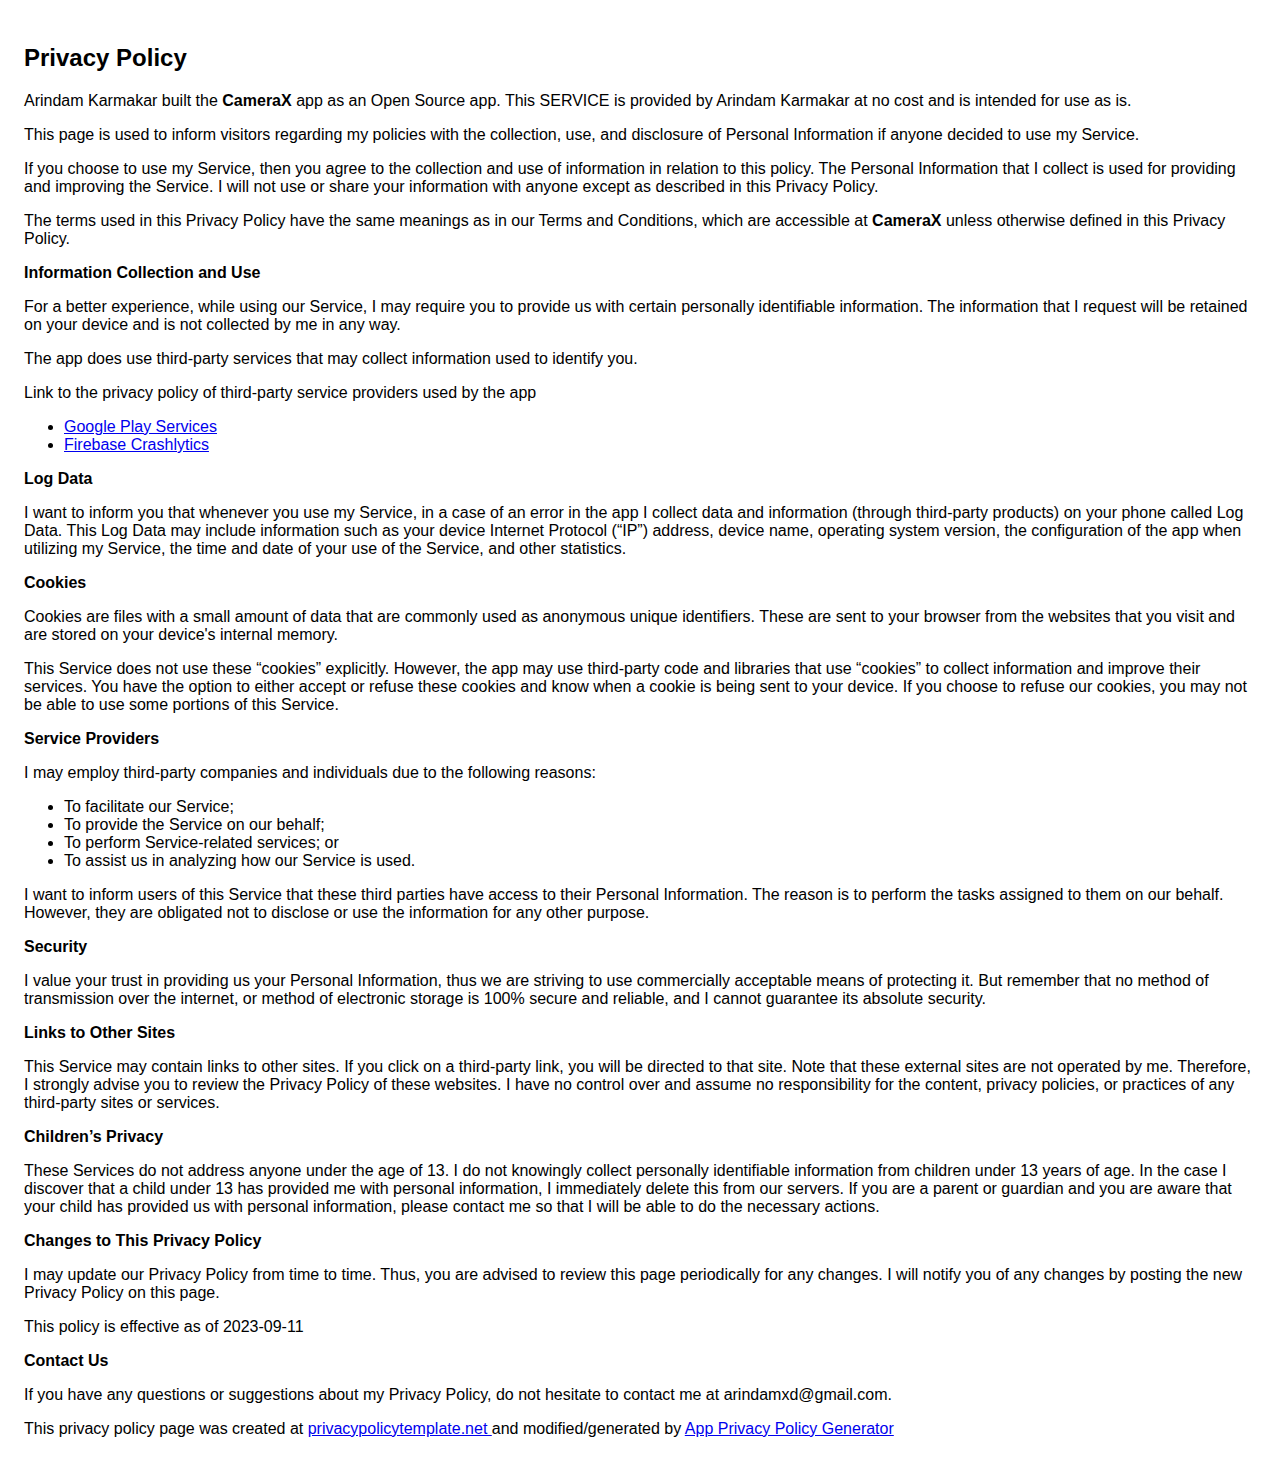
<file: camerax/privacy-new/index.html>
<!DOCTYPE html>
<html>

<head>
  <meta charset='utf-8'>
  <meta name='viewport' content='width=device-width'>
  <title>Privacy Policy</title>
  <style>
    body {
      font-family: 'Helvetica Neue', Helvetica, Arial, sans-serif;
      padding: 1em;
    }
  </style>
</head>

<body>
  <h2>Privacy Policy</h2>
  <p>
    Arindam Karmakar built the <b>CameraX</b> app as
    an Open Source app. This SERVICE is provided by
    Arindam Karmakar at no cost and is intended for use as
    is.
  </p>
  <p>
    This page is used to inform visitors regarding my
    policies with the collection, use, and disclosure of Personal
    Information if anyone decided to use my Service.
  </p>
  <p>
    If you choose to use my Service, then you agree to
    the collection and use of information in relation to this
    policy. The Personal Information that I collect is
    used for providing and improving the Service. I will not use or share your information with
    anyone except as described in this Privacy Policy.
  </p>
  <p>
    The terms used in this Privacy Policy have the same meanings
    as in our Terms and Conditions, which are accessible at
    <b>CameraX</b> unless otherwise defined in this Privacy Policy.
  </p>
  <p><strong>Information Collection and Use</strong></p>
  <p>
    For a better experience, while using our Service, I
    may require you to provide us with certain personally
    identifiable information. The information that
    I request will be retained on your device and is not collected by me in any way.
  </p>
  <div>
    <p>
      The app does use third-party services that may collect
      information used to identify you.
    </p>
    <p>
      Link to the privacy policy of third-party service providers used
      by the app
    </p>
    <ul>
      <li><a href="https://www.google.com/policies/privacy/" target="_blank" rel="noopener noreferrer">Google Play
          Services</a></li><!----><!---->
      <li><a href="https://firebase.google.com/support/privacy/" target="_blank" rel="noopener noreferrer">Firebase
          Crashlytics</a></li>
      <!----><!----><!----><!----><!----><!----><!----><!----><!----><!----><!----><!----><!----><!----><!----><!----><!----><!----><!----><!----><!----><!----><!----><!----><!---->
    </ul>
  </div>
  <p><strong>Log Data</strong></p>
  <p>
    I want to inform you that whenever you
    use my Service, in a case of an error in the app
    I collect data and information (through third-party
    products) on your phone called Log Data. This Log Data may
    include information such as your device Internet Protocol
    (“IP”) address, device name, operating system version, the
    configuration of the app when utilizing my Service,
    the time and date of your use of the Service, and other
    statistics.
  </p>
  <p><strong>Cookies</strong></p>
  <p>
    Cookies are files with a small amount of data that are
    commonly used as anonymous unique identifiers. These are sent
    to your browser from the websites that you visit and are
    stored on your device's internal memory.
  </p>
  <p>
    This Service does not use these “cookies” explicitly. However,
    the app may use third-party code and libraries that use
    “cookies” to collect information and improve their services.
    You have the option to either accept or refuse these cookies
    and know when a cookie is being sent to your device. If you
    choose to refuse our cookies, you may not be able to use some
    portions of this Service.
  </p>
  <p><strong>Service Providers</strong></p>
  <p>
    I may employ third-party companies and
    individuals due to the following reasons:
  </p>
  <ul>
    <li>To facilitate our Service;</li>
    <li>To provide the Service on our behalf;</li>
    <li>To perform Service-related services; or</li>
    <li>To assist us in analyzing how our Service is used.</li>
  </ul>
  <p>
    I want to inform users of this Service
    that these third parties have access to their Personal
    Information. The reason is to perform the tasks assigned to
    them on our behalf. However, they are obligated not to
    disclose or use the information for any other purpose.
  </p>
  <p><strong>Security</strong></p>
  <p>
    I value your trust in providing us your
    Personal Information, thus we are striving to use commercially
    acceptable means of protecting it. But remember that no method
    of transmission over the internet, or method of electronic
    storage is 100% secure and reliable, and I cannot
    guarantee its absolute security.
  </p>
  <p><strong>Links to Other Sites</strong></p>
  <p>
    This Service may contain links to other sites. If you click on
    a third-party link, you will be directed to that site. Note
    that these external sites are not operated by me.
    Therefore, I strongly advise you to review the
    Privacy Policy of these websites. I have
    no control over and assume no responsibility for the content,
    privacy policies, or practices of any third-party sites or
    services.
  </p>
  <p><strong>Children’s Privacy</strong></p>
  <div>
    <p>
      These Services do not address anyone under the age of 13.
      I do not knowingly collect personally
      identifiable information from children under 13 years of age. In the case
      I discover that a child under 13 has provided
      me with personal information, I immediately
      delete this from our servers. If you are a parent or guardian
      and you are aware that your child has provided us with
      personal information, please contact me so that
      I will be able to do the necessary actions.
    </p>
  </div> <!---->
  <p><strong>Changes to This Privacy Policy</strong></p>
  <p>
    I may update our Privacy Policy from
    time to time. Thus, you are advised to review this page
    periodically for any changes. I will
    notify you of any changes by posting the new Privacy Policy on
    this page.
  </p>
  <p>This policy is effective as of 2023-09-11</p>
  <p><strong>Contact Us</strong></p>
  <p>
    If you have any questions or suggestions about my
    Privacy Policy, do not hesitate to contact me at arindamxd@gmail.com.
  </p>
  <p>This privacy policy page was created at <a href="https://privacypolicytemplate.net" target="_blank"
      rel="noopener noreferrer">privacypolicytemplate.net </a>and modified/generated by <a
      href="https://app-privacy-policy-generator.nisrulz.com/" target="_blank" rel="noopener noreferrer">App
      Privacy Policy Generator</a></p>
</body>

</html>
</file>
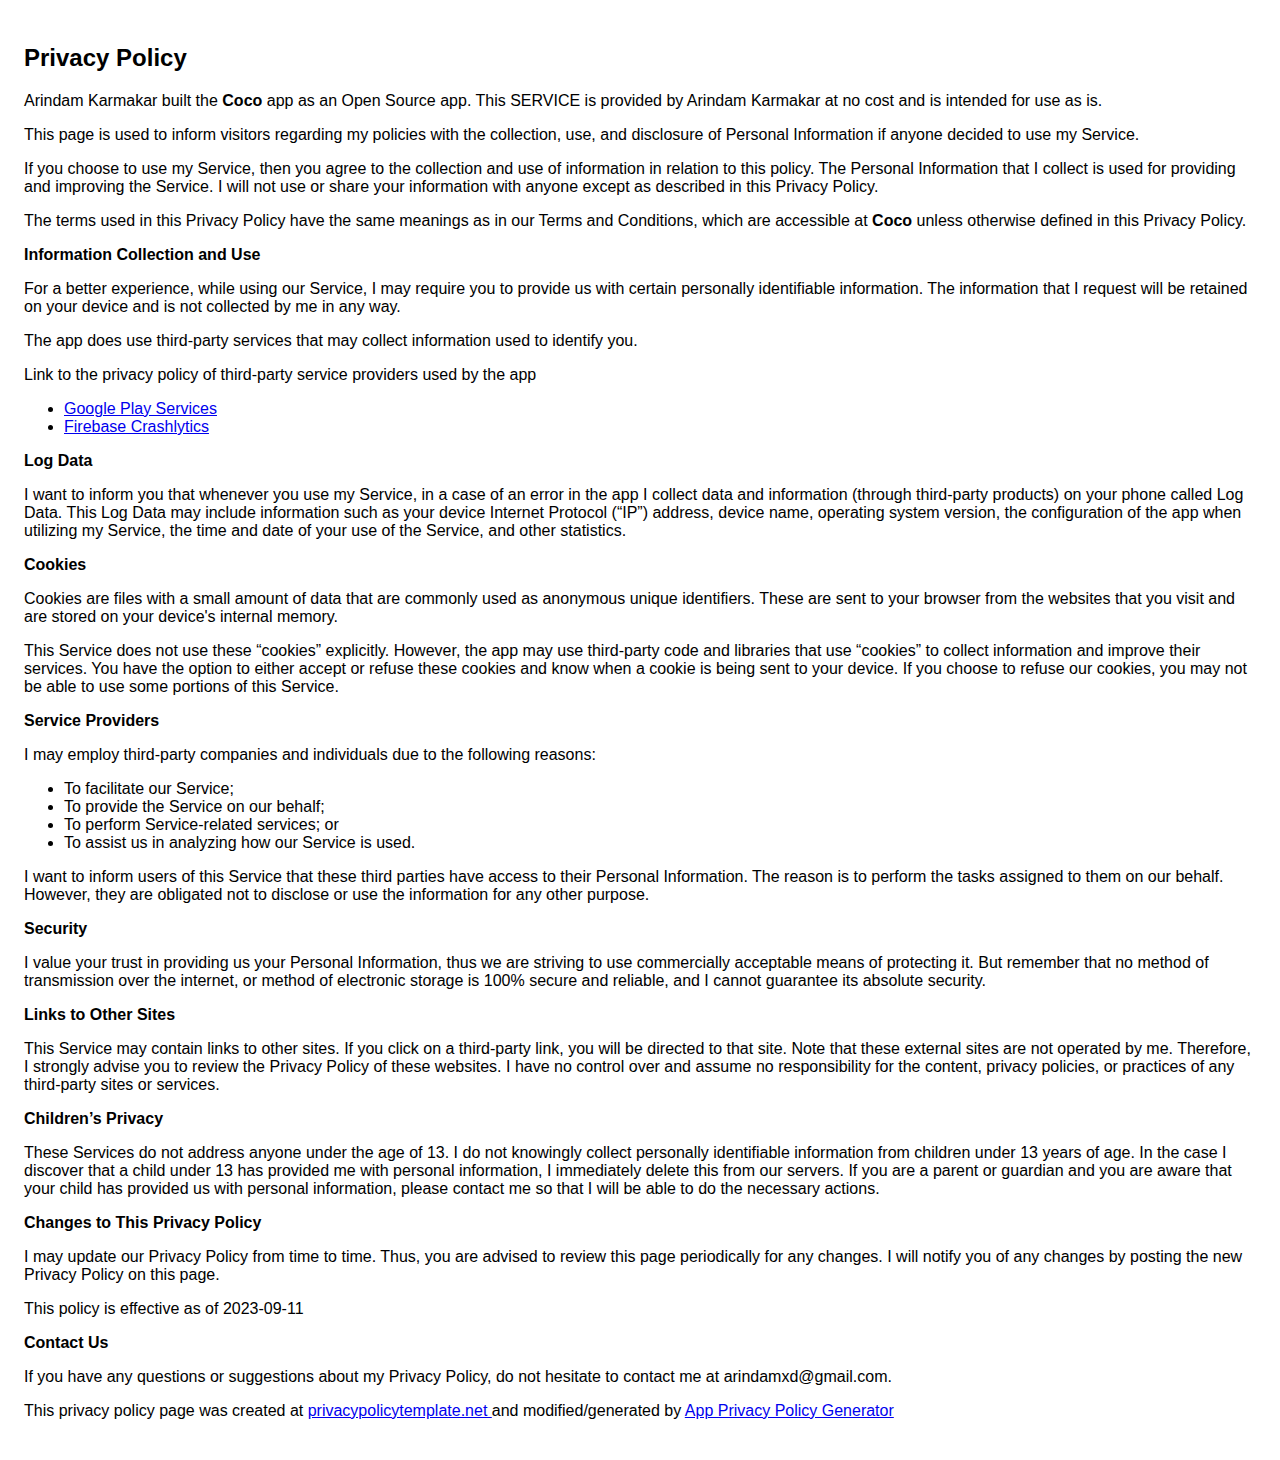
<file: coco/privacy-policy/index.html>
<!DOCTYPE html>
<html>

<head>
  <meta charset='utf-8'>
  <meta name='viewport' content='width=device-width'>
  <title>Privacy Policy</title>
  <style>
    body {
      font-family: 'Helvetica Neue', Helvetica, Arial, sans-serif;
      padding: 1em;
    }
  </style>
</head>

<body>
  <h2>Privacy Policy</h2>
  <p>
    Arindam Karmakar built the <b>Coco</b> app as
    an Open Source app. This SERVICE is provided by
    Arindam Karmakar at no cost and is intended for use as
    is.
  </p>
  <p>
    This page is used to inform visitors regarding my
    policies with the collection, use, and disclosure of Personal
    Information if anyone decided to use my Service.
  </p>
  <p>
    If you choose to use my Service, then you agree to
    the collection and use of information in relation to this
    policy. The Personal Information that I collect is
    used for providing and improving the Service. I will not use or share your information with
    anyone except as described in this Privacy Policy.
  </p>
  <p>
    The terms used in this Privacy Policy have the same meanings
    as in our Terms and Conditions, which are accessible at
    <b>Coco</b> unless otherwise defined in this Privacy Policy.
  </p>
  <p><strong>Information Collection and Use</strong></p>
  <p>
    For a better experience, while using our Service, I
    may require you to provide us with certain personally
    identifiable information. The information that
    I request will be retained on your device and is not collected by me in any way.
  </p>
  <div>
    <p>
      The app does use third-party services that may collect
      information used to identify you.
    </p>
    <p>
      Link to the privacy policy of third-party service providers used
      by the app
    </p>
    <ul>
      <li><a href="https://www.google.com/policies/privacy/" target="_blank" rel="noopener noreferrer">Google Play
          Services</a></li><!----><!---->
      <li><a href="https://firebase.google.com/support/privacy/" target="_blank" rel="noopener noreferrer">Firebase
          Crashlytics</a></li>
      <!----><!----><!----><!----><!----><!----><!----><!----><!----><!----><!----><!----><!----><!----><!----><!----><!----><!----><!----><!----><!----><!----><!----><!----><!---->
    </ul>
  </div>
  <p><strong>Log Data</strong></p>
  <p>
    I want to inform you that whenever you
    use my Service, in a case of an error in the app
    I collect data and information (through third-party
    products) on your phone called Log Data. This Log Data may
    include information such as your device Internet Protocol
    (“IP”) address, device name, operating system version, the
    configuration of the app when utilizing my Service,
    the time and date of your use of the Service, and other
    statistics.
  </p>
  <p><strong>Cookies</strong></p>
  <p>
    Cookies are files with a small amount of data that are
    commonly used as anonymous unique identifiers. These are sent
    to your browser from the websites that you visit and are
    stored on your device's internal memory.
  </p>
  <p>
    This Service does not use these “cookies” explicitly. However,
    the app may use third-party code and libraries that use
    “cookies” to collect information and improve their services.
    You have the option to either accept or refuse these cookies
    and know when a cookie is being sent to your device. If you
    choose to refuse our cookies, you may not be able to use some
    portions of this Service.
  </p>
  <p><strong>Service Providers</strong></p>
  <p>
    I may employ third-party companies and
    individuals due to the following reasons:
  </p>
  <ul>
    <li>To facilitate our Service;</li>
    <li>To provide the Service on our behalf;</li>
    <li>To perform Service-related services; or</li>
    <li>To assist us in analyzing how our Service is used.</li>
  </ul>
  <p>
    I want to inform users of this Service
    that these third parties have access to their Personal
    Information. The reason is to perform the tasks assigned to
    them on our behalf. However, they are obligated not to
    disclose or use the information for any other purpose.
  </p>
  <p><strong>Security</strong></p>
  <p>
    I value your trust in providing us your
    Personal Information, thus we are striving to use commercially
    acceptable means of protecting it. But remember that no method
    of transmission over the internet, or method of electronic
    storage is 100% secure and reliable, and I cannot
    guarantee its absolute security.
  </p>
  <p><strong>Links to Other Sites</strong></p>
  <p>
    This Service may contain links to other sites. If you click on
    a third-party link, you will be directed to that site. Note
    that these external sites are not operated by me.
    Therefore, I strongly advise you to review the
    Privacy Policy of these websites. I have
    no control over and assume no responsibility for the content,
    privacy policies, or practices of any third-party sites or
    services.
  </p>
  <p><strong>Children’s Privacy</strong></p>
  <div>
    <p>
      These Services do not address anyone under the age of 13.
      I do not knowingly collect personally
      identifiable information from children under 13 years of age. In the case
      I discover that a child under 13 has provided
      me with personal information, I immediately
      delete this from our servers. If you are a parent or guardian
      and you are aware that your child has provided us with
      personal information, please contact me so that
      I will be able to do the necessary actions.
    </p>
  </div> <!---->
  <p><strong>Changes to This Privacy Policy</strong></p>
  <p>
    I may update our Privacy Policy from
    time to time. Thus, you are advised to review this page
    periodically for any changes. I will
    notify you of any changes by posting the new Privacy Policy on
    this page.
  </p>
  <p>This policy is effective as of 2023-09-11</p>
  <p><strong>Contact Us</strong></p>
  <p>
    If you have any questions or suggestions about my
    Privacy Policy, do not hesitate to contact me at arindamxd@gmail.com.
  </p>
  <p>This privacy policy page was created at <a href="https://privacypolicytemplate.net" target="_blank"
      rel="noopener noreferrer">privacypolicytemplate.net </a>and modified/generated by <a
      href="https://app-privacy-policy-generator.nisrulz.com/" target="_blank" rel="noopener noreferrer">App
      Privacy Policy Generator</a></p>
</body>

</html>
</file>
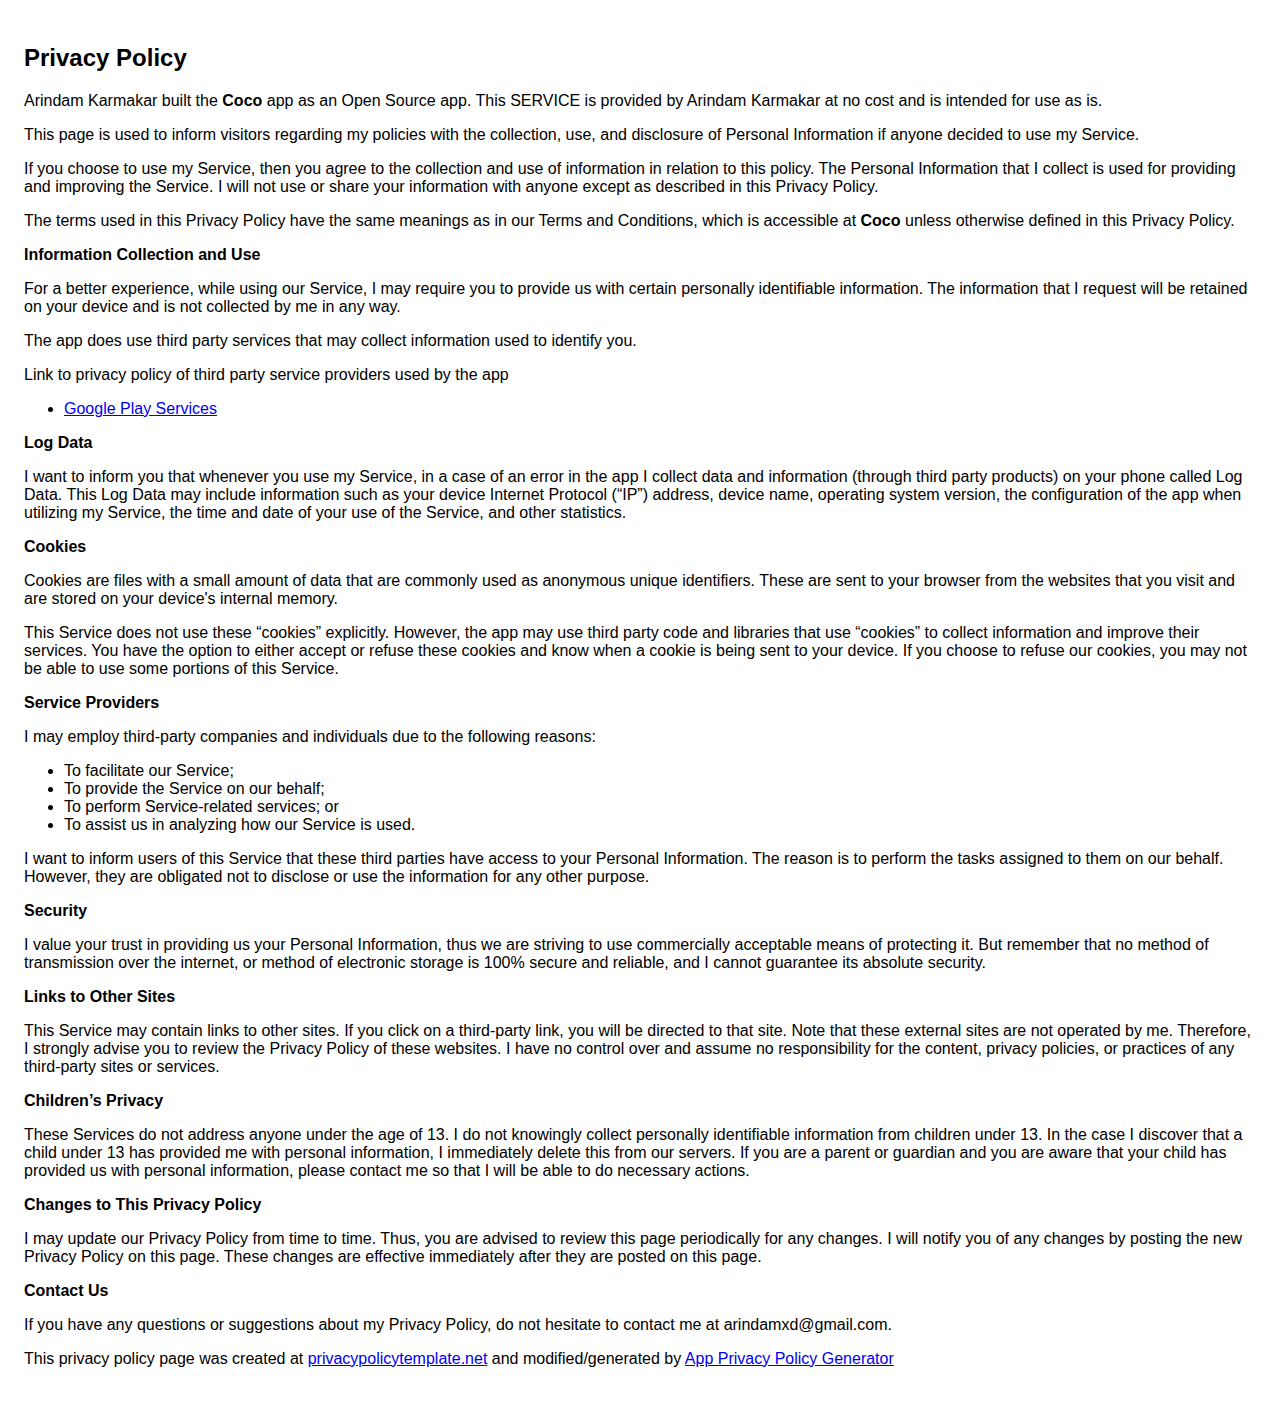
<file: coco/privacy/index.html>
<!DOCTYPE html>
    <html>
    <head>
      <meta charset='utf-8'>
      <meta name='viewport' content='width=device-width'>
      <title>Privacy Policy</title>
      <style> body { font-family: 'Helvetica Neue', Helvetica, Arial, sans-serif; padding:1em; } </style>
    </head>
    <body>
    <h2>Privacy Policy</h2> <p> Arindam Karmakar built the <b>Coco</b> app as an Open Source app. This SERVICE is provided by
                    Arindam Karmakar at no cost and is intended for use as is.
                  </p> <p>This page is used to inform visitors regarding my policies with the collection, use, and disclosure
                    of Personal Information if anyone decided to use my Service.
                  </p> <p>If you choose to use my Service, then you agree to the collection and use of information in
                    relation to this policy. The Personal Information that I collect is used for providing and improving
                    the Service. I will not use or share your information with anyone except as described
                    in this Privacy Policy.
                  </p> <p>The terms used in this Privacy Policy have the same meanings as in our Terms and Conditions, which is
                    accessible at <b>Coco</b> unless otherwise defined in this Privacy Policy.
                  </p> <p><strong>Information Collection and Use</strong></p> <p>For a better experience, while using our Service, I may require you to provide us with certain
                    personally identifiable information. The information that I request will be retained on your device and is not collected by me in any way.
                  </p> <p>The app does use third party services that may collect information used to identify you.</p> <div><p>Link to privacy policy of third party service providers used by the app</p> <ul><li><a href="https://www.google.com/policies/privacy/" target="_blank">Google Play Services</a></li><!----><!----><!----><!----><!----><!----><!----><!----></ul></div> <p><strong>Log Data</strong></p> <p> I want to inform you that whenever you use my Service, in a case of
                    an error in the app I collect data and information (through third party products) on your phone
                    called Log Data. This Log Data may include information such as your device Internet Protocol (“IP”) address,
                    device name, operating system version, the configuration of the app when utilizing my Service,
                    the time and date of your use of the Service, and other statistics.
                  </p> <p><strong>Cookies</strong></p> <p>Cookies are files with a small amount of data that are commonly used as anonymous unique identifiers.
                    These are sent to your browser from the websites that you visit and are stored on your device's internal
                    memory.
                  </p> <p>This Service does not use these “cookies” explicitly. However, the app may use third party code and
                    libraries that use “cookies” to collect information and improve their services. You have the option to
                    either accept or refuse these cookies and know when a cookie is being sent to your device. If you choose
                    to refuse our cookies, you may not be able to use some portions of this Service.
                  </p> <p><strong>Service Providers</strong></p> <p> I may employ third-party companies and individuals due to the following reasons:</p> <ul><li>To facilitate our Service;</li> <li>To provide the Service on our behalf;</li> <li>To perform Service-related services; or</li> <li>To assist us in analyzing how our Service is used.</li></ul> <p> I want to inform users of this Service that these third parties have access to
                    your Personal Information. The reason is to perform the tasks assigned to them on our behalf. However,
                    they are obligated not to disclose or use the information for any other purpose.
                  </p> <p><strong>Security</strong></p> <p> I value your trust in providing us your Personal Information, thus we are striving
                    to use commercially acceptable means of protecting it. But remember that no method of transmission over
                    the internet, or method of electronic storage is 100% secure and reliable, and I cannot guarantee
                    its absolute security.
                  </p> <p><strong>Links to Other Sites</strong></p> <p>This Service may contain links to other sites. If you click on a third-party link, you will be directed
                    to that site. Note that these external sites are not operated by me. Therefore, I strongly
                    advise you to review the Privacy Policy of these websites. I have no control over
                    and assume no responsibility for the content, privacy policies, or practices of any third-party sites
                    or services.
                  </p> <p><strong>Children’s Privacy</strong></p> <p>These Services do not address anyone under the age of 13. I do not knowingly collect
                    personally identifiable information from children under 13. In the case I discover that a child
                    under 13 has provided me with personal information, I immediately delete this from
                    our servers. If you are a parent or guardian and you are aware that your child has provided us with personal
                    information, please contact me so that I will be able to do necessary actions.
                  </p> <p><strong>Changes to This Privacy Policy</strong></p> <p> I may update our Privacy Policy from time to time. Thus, you are advised to review
                    this page periodically for any changes. I will notify you of any changes by posting
                    the new Privacy Policy on this page. These changes are effective immediately after they are posted on
                    this page.
                  </p> <p><strong>Contact Us</strong></p> <p>If you have any questions or suggestions about my Privacy Policy, do not hesitate to contact
                    me at arindamxd@gmail.com.
                  </p> <p>This privacy policy page was created at <a href="https://privacypolicytemplate.net" target="_blank">privacypolicytemplate.net</a>
                    and modified/generated by <a href="https://app-privacy-policy-generator.firebaseapp.com/" target="_blank">App
                      Privacy Policy Generator</a></p>
    </body>
    </html>
</file>
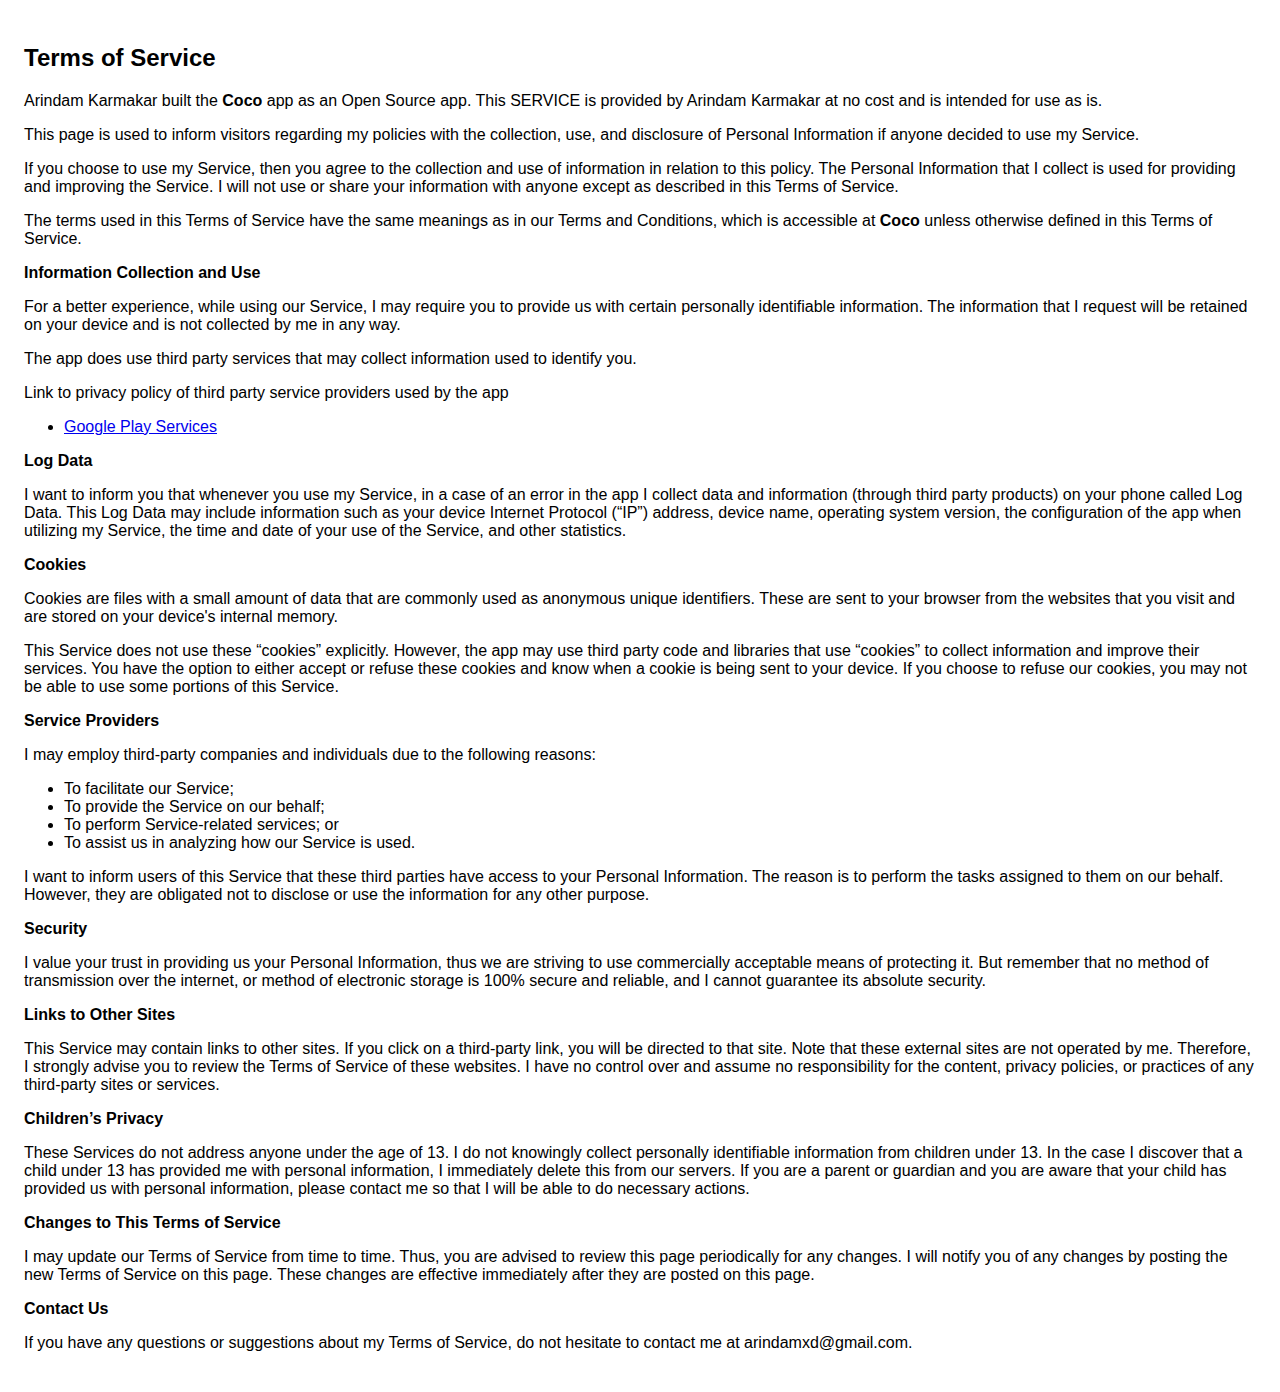
<file: coco/terms/index.html>
<!DOCTYPE html>
    <html>
    <head>
      <meta charset='utf-8'>
      <meta name='viewport' content='width=device-width'>
      <title>Terms of Service</title>
      <style> body { font-family: 'Helvetica Neue', Helvetica, Arial, sans-serif; padding:1em; } </style>
    </head>
    <body>
    <h2>Terms of Service</h2> <p> Arindam Karmakar built the <b>Coco</b> app as an Open Source app. This SERVICE is provided by
                    Arindam Karmakar at no cost and is intended for use as is.
                  </p> <p>This page is used to inform visitors regarding my policies with the collection, use, and disclosure
                    of Personal Information if anyone decided to use my Service.
                  </p> <p>If you choose to use my Service, then you agree to the collection and use of information in
                    relation to this policy. The Personal Information that I collect is used for providing and improving
                    the Service. I will not use or share your information with anyone except as described
                    in this Terms of Service.
                  </p> <p>The terms used in this Terms of Service have the same meanings as in our Terms and Conditions, which is
                    accessible at <b>Coco</b> unless otherwise defined in this Terms of Service.
                  </p> <p><strong>Information Collection and Use</strong></p> <p>For a better experience, while using our Service, I may require you to provide us with certain
                    personally identifiable information. The information that I request will be retained on your device and is not collected by me in any way.
                  </p> <p>The app does use third party services that may collect information used to identify you.</p> <div><p>Link to privacy policy of third party service providers used by the app</p> <ul><li><a href="https://www.google.com/policies/privacy/" target="_blank">Google Play Services</a></li><!----><!----><!----><!----><!----><!----><!----><!----></ul></div> <p><strong>Log Data</strong></p> <p> I want to inform you that whenever you use my Service, in a case of
                    an error in the app I collect data and information (through third party products) on your phone
                    called Log Data. This Log Data may include information such as your device Internet Protocol (“IP”) address,
                    device name, operating system version, the configuration of the app when utilizing my Service,
                    the time and date of your use of the Service, and other statistics.
                  </p> <p><strong>Cookies</strong></p> <p>Cookies are files with a small amount of data that are commonly used as anonymous unique identifiers.
                    These are sent to your browser from the websites that you visit and are stored on your device's internal
                    memory.
                  </p> <p>This Service does not use these “cookies” explicitly. However, the app may use third party code and
                    libraries that use “cookies” to collect information and improve their services. You have the option to
                    either accept or refuse these cookies and know when a cookie is being sent to your device. If you choose
                    to refuse our cookies, you may not be able to use some portions of this Service.
                  </p> <p><strong>Service Providers</strong></p> <p> I may employ third-party companies and individuals due to the following reasons:</p> <ul><li>To facilitate our Service;</li> <li>To provide the Service on our behalf;</li> <li>To perform Service-related services; or</li> <li>To assist us in analyzing how our Service is used.</li></ul> <p> I want to inform users of this Service that these third parties have access to
                    your Personal Information. The reason is to perform the tasks assigned to them on our behalf. However,
                    they are obligated not to disclose or use the information for any other purpose.
                  </p> <p><strong>Security</strong></p> <p> I value your trust in providing us your Personal Information, thus we are striving
                    to use commercially acceptable means of protecting it. But remember that no method of transmission over
                    the internet, or method of electronic storage is 100% secure and reliable, and I cannot guarantee
                    its absolute security.
                  </p> <p><strong>Links to Other Sites</strong></p> <p>This Service may contain links to other sites. If you click on a third-party link, you will be directed
                    to that site. Note that these external sites are not operated by me. Therefore, I strongly
                    advise you to review the Terms of Service of these websites. I have no control over
                    and assume no responsibility for the content, privacy policies, or practices of any third-party sites
                    or services.
                  </p> <p><strong>Children’s Privacy</strong></p> <p>These Services do not address anyone under the age of 13. I do not knowingly collect
                    personally identifiable information from children under 13. In the case I discover that a child
                    under 13 has provided me with personal information, I immediately delete this from
                    our servers. If you are a parent or guardian and you are aware that your child has provided us with personal
                    information, please contact me so that I will be able to do necessary actions.
                  </p> <p><strong>Changes to This Terms of Service</strong></p> <p> I may update our Terms of Service from time to time. Thus, you are advised to review
                    this page periodically for any changes. I will notify you of any changes by posting
                    the new Terms of Service on this page. These changes are effective immediately after they are posted on
                    this page.
                  </p> <p><strong>Contact Us</strong></p> <p>If you have any questions or suggestions about my Terms of Service, do not hesitate to contact
                    me at arindamxd@gmail.com.
                  </p>
    </body>
    </html>
</file>
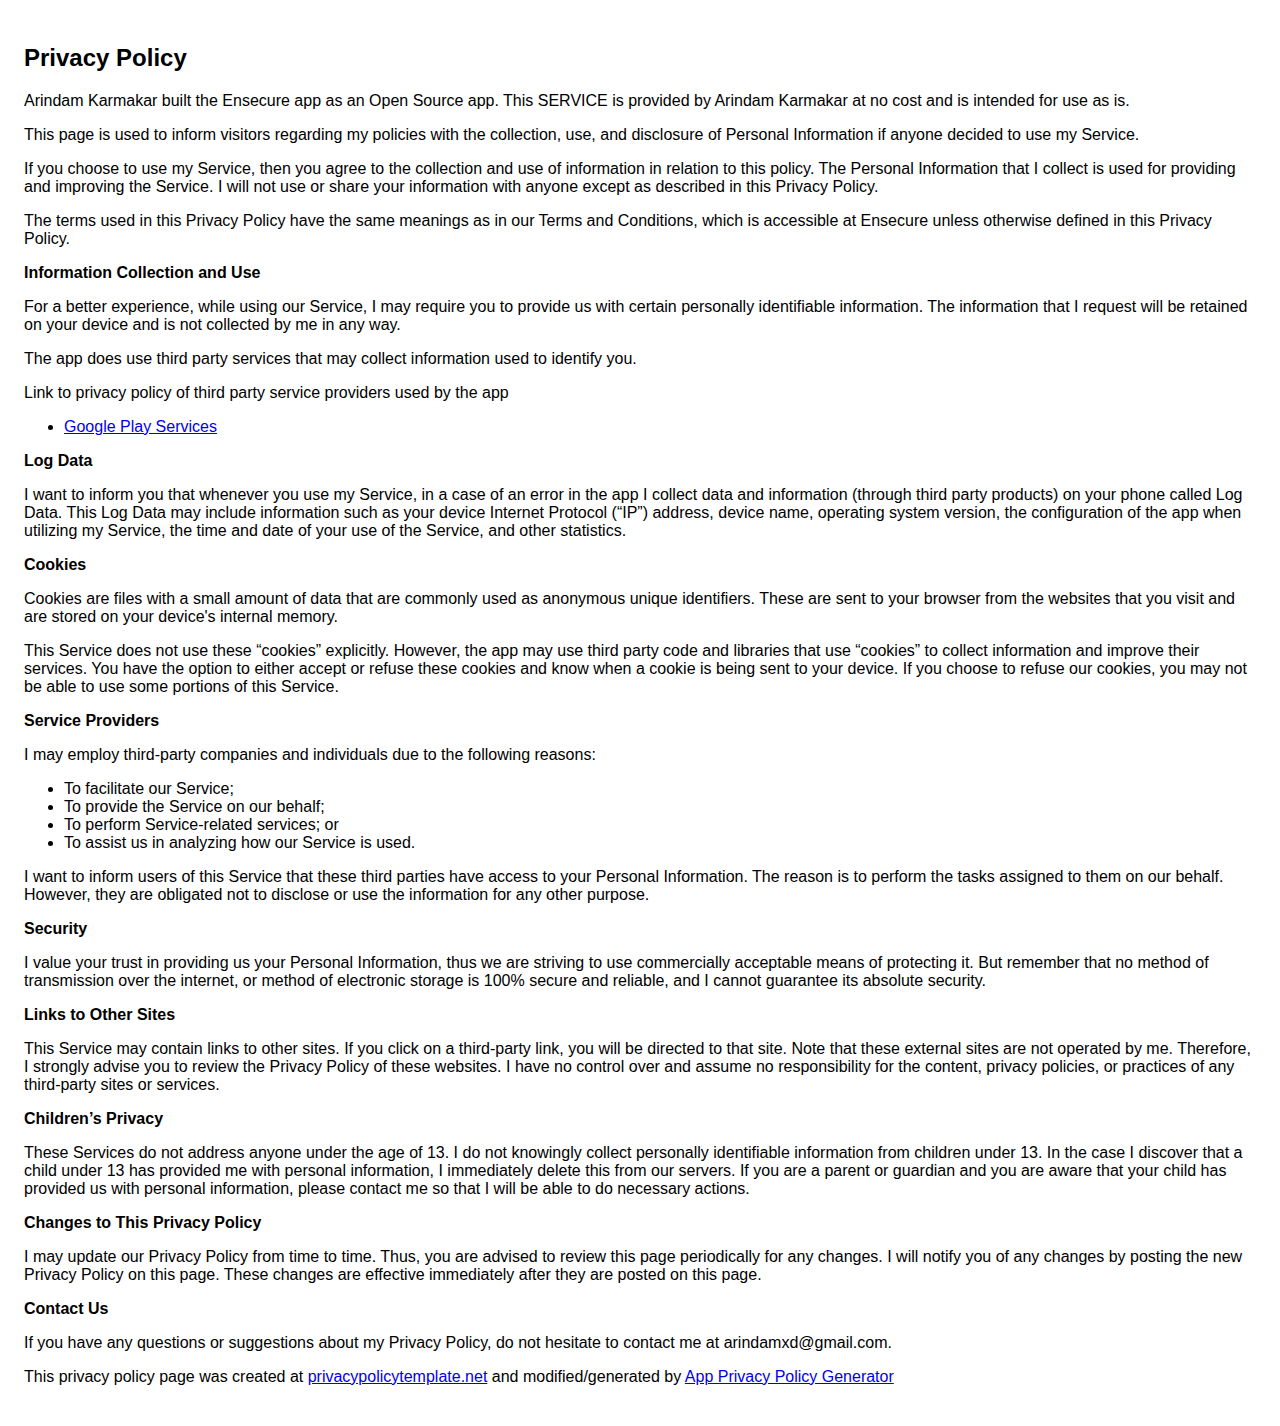
<file: ensecure/privacy/index.html>
<!DOCTYPE html>
    <html>
    <head>
      <meta charset='utf-8'>
      <meta name='viewport' content='width=device-width'>
      <title>Privacy Policy</title>
      <style> body { font-family: 'Helvetica Neue', Helvetica, Arial, sans-serif; padding:1em; } </style>
    </head>
    <body>
    <h2>Privacy Policy</h2> <p> Arindam Karmakar built the Ensecure app as an Open Source app. This SERVICE is provided by
                    Arindam Karmakar at no cost and is intended for use as is.
                  </p> <p>This page is used to inform visitors regarding my policies with the collection, use, and disclosure
                    of Personal Information if anyone decided to use my Service.
                  </p> <p>If you choose to use my Service, then you agree to the collection and use of information in
                    relation to this policy. The Personal Information that I collect is used for providing and improving
                    the Service. I will not use or share your information with anyone except as described
                    in this Privacy Policy.
                  </p> <p>The terms used in this Privacy Policy have the same meanings as in our Terms and Conditions, which is
                    accessible at Ensecure unless otherwise defined in this Privacy Policy.
                  </p> <p><strong>Information Collection and Use</strong></p> <p>For a better experience, while using our Service, I may require you to provide us with certain
                    personally identifiable information. The information that I request will be retained on your device and is not collected by me in any way.
                  </p> <p>The app does use third party services that may collect information used to identify you.</p> <div><p>Link to privacy policy of third party service providers used by the app</p> <ul><li><a href="https://www.google.com/policies/privacy/" target="_blank">Google Play Services</a></li><!----><!----><!----><!----><!----><!----><!----><!----></ul></div> <p><strong>Log Data</strong></p> <p> I want to inform you that whenever you use my Service, in a case of
                    an error in the app I collect data and information (through third party products) on your phone
                    called Log Data. This Log Data may include information such as your device Internet Protocol (“IP”) address,
                    device name, operating system version, the configuration of the app when utilizing my Service,
                    the time and date of your use of the Service, and other statistics.
                  </p> <p><strong>Cookies</strong></p> <p>Cookies are files with a small amount of data that are commonly used as anonymous unique identifiers.
                    These are sent to your browser from the websites that you visit and are stored on your device's internal
                    memory.
                  </p> <p>This Service does not use these “cookies” explicitly. However, the app may use third party code and
                    libraries that use “cookies” to collect information and improve their services. You have the option to
                    either accept or refuse these cookies and know when a cookie is being sent to your device. If you choose
                    to refuse our cookies, you may not be able to use some portions of this Service.
                  </p> <p><strong>Service Providers</strong></p> <p> I may employ third-party companies and individuals due to the following reasons:</p> <ul><li>To facilitate our Service;</li> <li>To provide the Service on our behalf;</li> <li>To perform Service-related services; or</li> <li>To assist us in analyzing how our Service is used.</li></ul> <p> I want to inform users of this Service that these third parties have access to
                    your Personal Information. The reason is to perform the tasks assigned to them on our behalf. However,
                    they are obligated not to disclose or use the information for any other purpose.
                  </p> <p><strong>Security</strong></p> <p> I value your trust in providing us your Personal Information, thus we are striving
                    to use commercially acceptable means of protecting it. But remember that no method of transmission over
                    the internet, or method of electronic storage is 100% secure and reliable, and I cannot guarantee
                    its absolute security.
                  </p> <p><strong>Links to Other Sites</strong></p> <p>This Service may contain links to other sites. If you click on a third-party link, you will be directed
                    to that site. Note that these external sites are not operated by me. Therefore, I strongly
                    advise you to review the Privacy Policy of these websites. I have no control over
                    and assume no responsibility for the content, privacy policies, or practices of any third-party sites
                    or services.
                  </p> <p><strong>Children’s Privacy</strong></p> <p>These Services do not address anyone under the age of 13. I do not knowingly collect
                    personally identifiable information from children under 13. In the case I discover that a child
                    under 13 has provided me with personal information, I immediately delete this from
                    our servers. If you are a parent or guardian and you are aware that your child has provided us with personal
                    information, please contact me so that I will be able to do necessary actions.
                  </p> <p><strong>Changes to This Privacy Policy</strong></p> <p> I may update our Privacy Policy from time to time. Thus, you are advised to review
                    this page periodically for any changes. I will notify you of any changes by posting
                    the new Privacy Policy on this page. These changes are effective immediately after they are posted on
                    this page.
                  </p> <p><strong>Contact Us</strong></p> <p>If you have any questions or suggestions about my Privacy Policy, do not hesitate to contact
                    me at arindamxd@gmail.com.
                  </p> <p>This privacy policy page was created at <a href="https://privacypolicytemplate.net" target="_blank">privacypolicytemplate.net</a>
                    and modified/generated by <a href="https://app-privacy-policy-generator.firebaseapp.com/" target="_blank">App
                      Privacy Policy Generator</a></p>
    </body>
    </html>
</file>
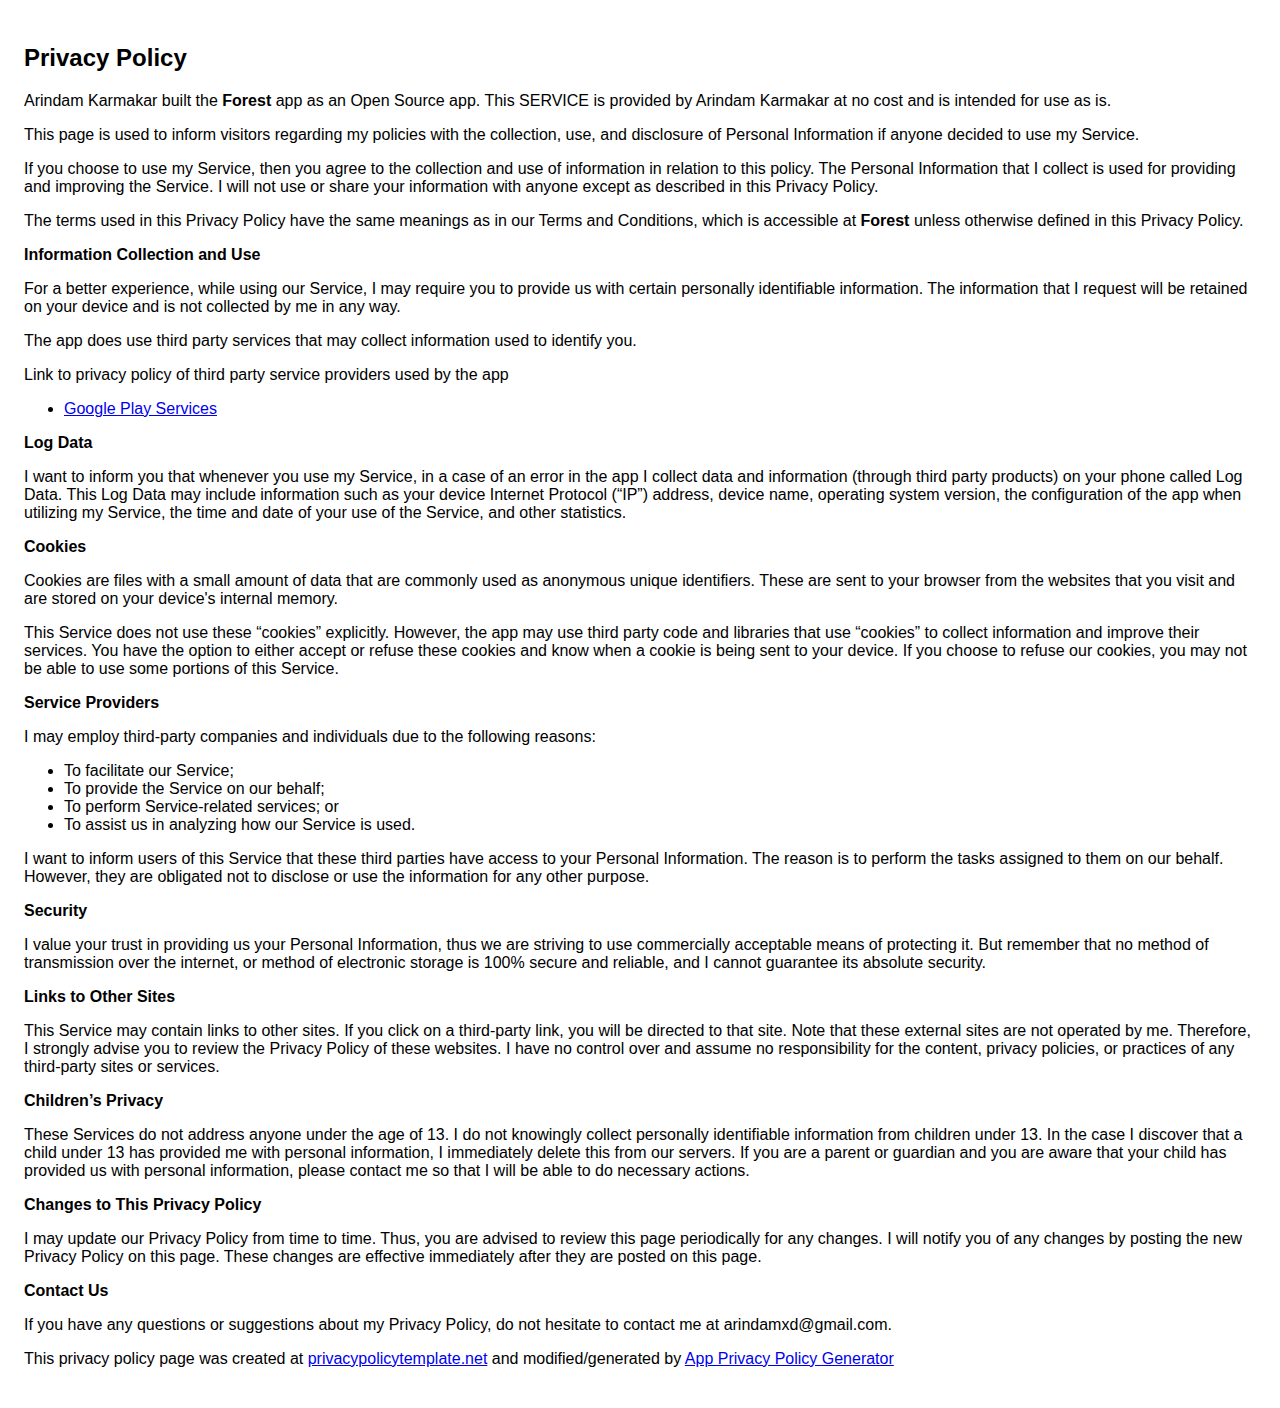
<file: forest/privacy/index.html>
<!DOCTYPE html>
    <html>
    <head>
      <meta charset='utf-8'>
      <meta name='viewport' content='width=device-width'>
      <title>Privacy Policy</title>
      <style> body { font-family: 'Helvetica Neue', Helvetica, Arial, sans-serif; padding:1em; } </style>
    </head>
    <body>
    <h2>Privacy Policy</h2> <p> Arindam Karmakar built the <b>Forest</b> app as an Open Source app. This SERVICE is provided by
                    Arindam Karmakar at no cost and is intended for use as is.
                  </p> <p>This page is used to inform visitors regarding my policies with the collection, use, and disclosure
                    of Personal Information if anyone decided to use my Service.
                  </p> <p>If you choose to use my Service, then you agree to the collection and use of information in
                    relation to this policy. The Personal Information that I collect is used for providing and improving
                    the Service. I will not use or share your information with anyone except as described
                    in this Privacy Policy.
                  </p> <p>The terms used in this Privacy Policy have the same meanings as in our Terms and Conditions, which is
                    accessible at <b>Forest</b> unless otherwise defined in this Privacy Policy.
                  </p> <p><strong>Information Collection and Use</strong></p> <p>For a better experience, while using our Service, I may require you to provide us with certain
                    personally identifiable information. The information that I request will be retained on your device and is not collected by me in any way.
                  </p> <p>The app does use third party services that may collect information used to identify you.</p> <div><p>Link to privacy policy of third party service providers used by the app</p> <ul><li><a href="https://www.google.com/policies/privacy/" target="_blank">Google Play Services</a></li><!----><!----><!----><!----><!----><!----><!----><!----></ul></div> <p><strong>Log Data</strong></p> <p> I want to inform you that whenever you use my Service, in a case of
                    an error in the app I collect data and information (through third party products) on your phone
                    called Log Data. This Log Data may include information such as your device Internet Protocol (“IP”) address,
                    device name, operating system version, the configuration of the app when utilizing my Service,
                    the time and date of your use of the Service, and other statistics.
                  </p> <p><strong>Cookies</strong></p> <p>Cookies are files with a small amount of data that are commonly used as anonymous unique identifiers.
                    These are sent to your browser from the websites that you visit and are stored on your device's internal
                    memory.
                  </p> <p>This Service does not use these “cookies” explicitly. However, the app may use third party code and
                    libraries that use “cookies” to collect information and improve their services. You have the option to
                    either accept or refuse these cookies and know when a cookie is being sent to your device. If you choose
                    to refuse our cookies, you may not be able to use some portions of this Service.
                  </p> <p><strong>Service Providers</strong></p> <p> I may employ third-party companies and individuals due to the following reasons:</p> <ul><li>To facilitate our Service;</li> <li>To provide the Service on our behalf;</li> <li>To perform Service-related services; or</li> <li>To assist us in analyzing how our Service is used.</li></ul> <p> I want to inform users of this Service that these third parties have access to
                    your Personal Information. The reason is to perform the tasks assigned to them on our behalf. However,
                    they are obligated not to disclose or use the information for any other purpose.
                  </p> <p><strong>Security</strong></p> <p> I value your trust in providing us your Personal Information, thus we are striving
                    to use commercially acceptable means of protecting it. But remember that no method of transmission over
                    the internet, or method of electronic storage is 100% secure and reliable, and I cannot guarantee
                    its absolute security.
                  </p> <p><strong>Links to Other Sites</strong></p> <p>This Service may contain links to other sites. If you click on a third-party link, you will be directed
                    to that site. Note that these external sites are not operated by me. Therefore, I strongly
                    advise you to review the Privacy Policy of these websites. I have no control over
                    and assume no responsibility for the content, privacy policies, or practices of any third-party sites
                    or services.
                  </p> <p><strong>Children’s Privacy</strong></p> <p>These Services do not address anyone under the age of 13. I do not knowingly collect
                    personally identifiable information from children under 13. In the case I discover that a child
                    under 13 has provided me with personal information, I immediately delete this from
                    our servers. If you are a parent or guardian and you are aware that your child has provided us with personal
                    information, please contact me so that I will be able to do necessary actions.
                  </p> <p><strong>Changes to This Privacy Policy</strong></p> <p> I may update our Privacy Policy from time to time. Thus, you are advised to review
                    this page periodically for any changes. I will notify you of any changes by posting
                    the new Privacy Policy on this page. These changes are effective immediately after they are posted on
                    this page.
                  </p> <p><strong>Contact Us</strong></p> <p>If you have any questions or suggestions about my Privacy Policy, do not hesitate to contact
                    me at arindamxd@gmail.com.
                  </p> <p>This privacy policy page was created at <a href="https://privacypolicytemplate.net" target="_blank">privacypolicytemplate.net</a>
                    and modified/generated by <a href="https://app-privacy-policy-generator.firebaseapp.com/" target="_blank">App
                      Privacy Policy Generator</a></p>
    </body>
    </html>
</file>
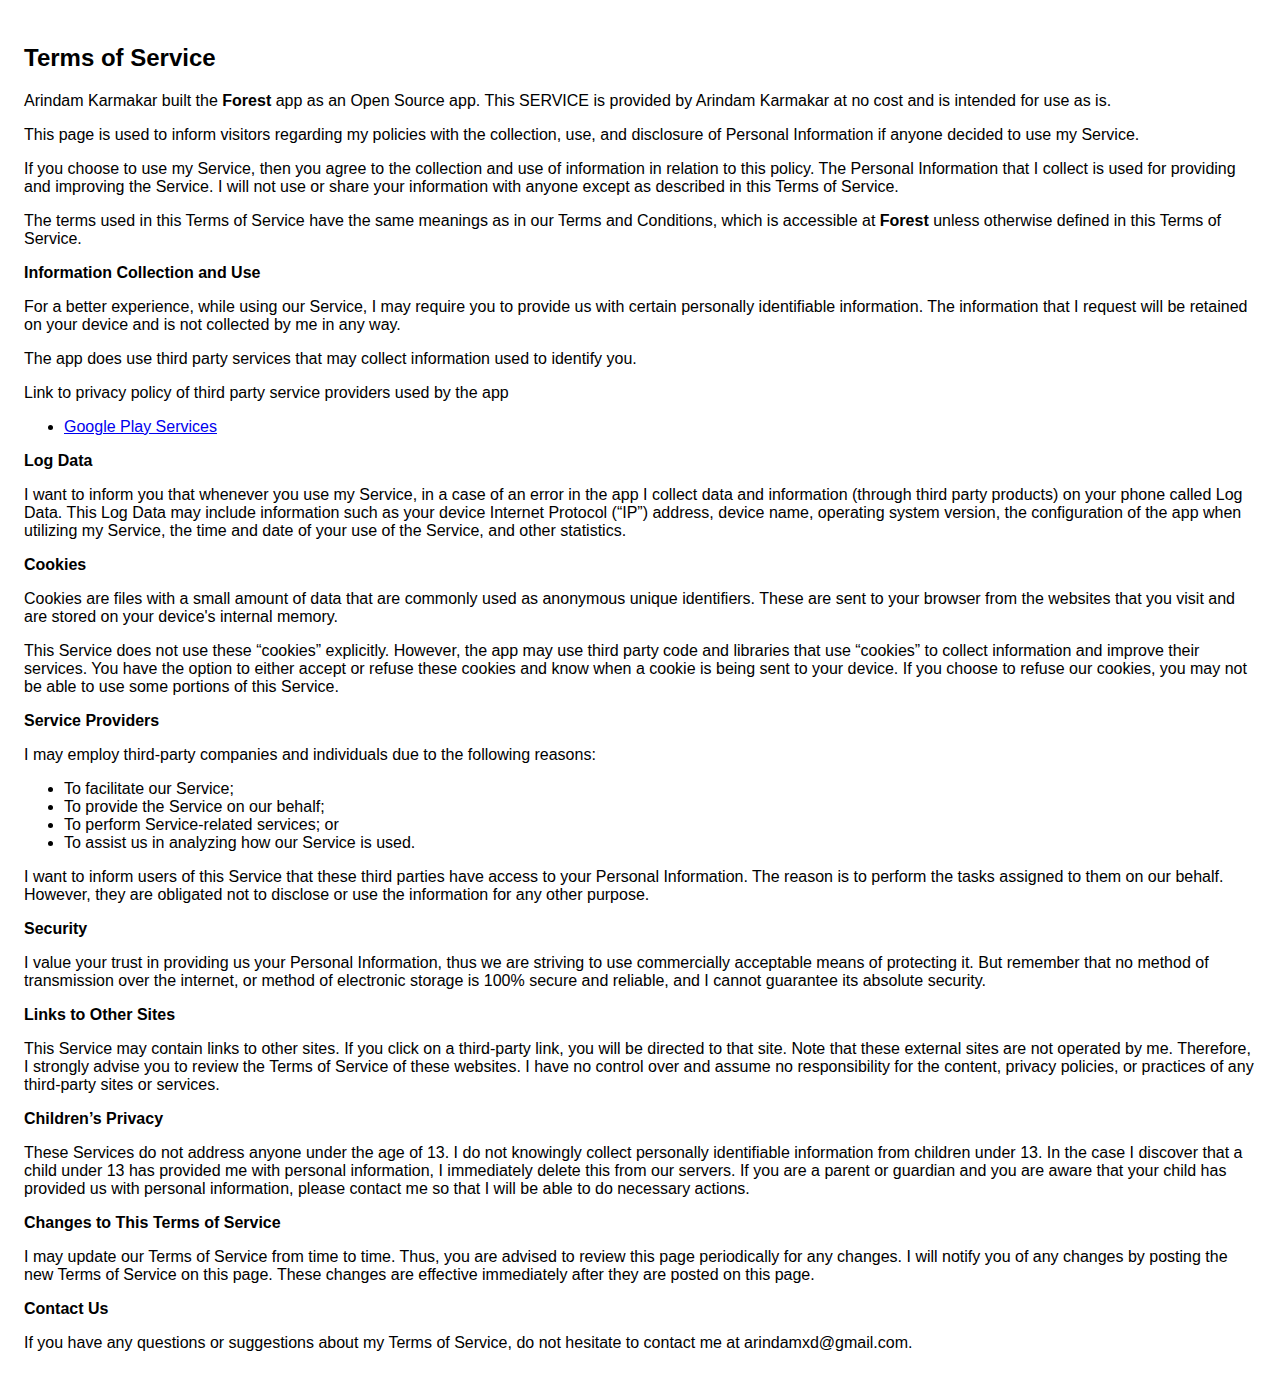
<file: forest/terms/index.html>
<!DOCTYPE html>
    <html>
    <head>
      <meta charset='utf-8'>
      <meta name='viewport' content='width=device-width'>
      <title>Terms of Service</title>
      <style> body { font-family: 'Helvetica Neue', Helvetica, Arial, sans-serif; padding:1em; } </style>
    </head>
    <body>
    <h2>Terms of Service</h2> <p> Arindam Karmakar built the <b>Forest</b> app as an Open Source app. This SERVICE is provided by
                    Arindam Karmakar at no cost and is intended for use as is.
                  </p> <p>This page is used to inform visitors regarding my policies with the collection, use, and disclosure
                    of Personal Information if anyone decided to use my Service.
                  </p> <p>If you choose to use my Service, then you agree to the collection and use of information in
                    relation to this policy. The Personal Information that I collect is used for providing and improving
                    the Service. I will not use or share your information with anyone except as described
                    in this Terms of Service.
                  </p> <p>The terms used in this Terms of Service have the same meanings as in our Terms and Conditions, which is
                    accessible at <b>Forest</b> unless otherwise defined in this Terms of Service.
                  </p> <p><strong>Information Collection and Use</strong></p> <p>For a better experience, while using our Service, I may require you to provide us with certain
                    personally identifiable information. The information that I request will be retained on your device and is not collected by me in any way.
                  </p> <p>The app does use third party services that may collect information used to identify you.</p> <div><p>Link to privacy policy of third party service providers used by the app</p> <ul><li><a href="https://www.google.com/policies/privacy/" target="_blank">Google Play Services</a></li><!----><!----><!----><!----><!----><!----><!----><!----></ul></div> <p><strong>Log Data</strong></p> <p> I want to inform you that whenever you use my Service, in a case of
                    an error in the app I collect data and information (through third party products) on your phone
                    called Log Data. This Log Data may include information such as your device Internet Protocol (“IP”) address,
                    device name, operating system version, the configuration of the app when utilizing my Service,
                    the time and date of your use of the Service, and other statistics.
                  </p> <p><strong>Cookies</strong></p> <p>Cookies are files with a small amount of data that are commonly used as anonymous unique identifiers.
                    These are sent to your browser from the websites that you visit and are stored on your device's internal
                    memory.
                  </p> <p>This Service does not use these “cookies” explicitly. However, the app may use third party code and
                    libraries that use “cookies” to collect information and improve their services. You have the option to
                    either accept or refuse these cookies and know when a cookie is being sent to your device. If you choose
                    to refuse our cookies, you may not be able to use some portions of this Service.
                  </p> <p><strong>Service Providers</strong></p> <p> I may employ third-party companies and individuals due to the following reasons:</p> <ul><li>To facilitate our Service;</li> <li>To provide the Service on our behalf;</li> <li>To perform Service-related services; or</li> <li>To assist us in analyzing how our Service is used.</li></ul> <p> I want to inform users of this Service that these third parties have access to
                    your Personal Information. The reason is to perform the tasks assigned to them on our behalf. However,
                    they are obligated not to disclose or use the information for any other purpose.
                  </p> <p><strong>Security</strong></p> <p> I value your trust in providing us your Personal Information, thus we are striving
                    to use commercially acceptable means of protecting it. But remember that no method of transmission over
                    the internet, or method of electronic storage is 100% secure and reliable, and I cannot guarantee
                    its absolute security.
                  </p> <p><strong>Links to Other Sites</strong></p> <p>This Service may contain links to other sites. If you click on a third-party link, you will be directed
                    to that site. Note that these external sites are not operated by me. Therefore, I strongly
                    advise you to review the Terms of Service of these websites. I have no control over
                    and assume no responsibility for the content, privacy policies, or practices of any third-party sites
                    or services.
                  </p> <p><strong>Children’s Privacy</strong></p> <p>These Services do not address anyone under the age of 13. I do not knowingly collect
                    personally identifiable information from children under 13. In the case I discover that a child
                    under 13 has provided me with personal information, I immediately delete this from
                    our servers. If you are a parent or guardian and you are aware that your child has provided us with personal
                    information, please contact me so that I will be able to do necessary actions.
                  </p> <p><strong>Changes to This Terms of Service</strong></p> <p> I may update our Terms of Service from time to time. Thus, you are advised to review
                    this page periodically for any changes. I will notify you of any changes by posting
                    the new Terms of Service on this page. These changes are effective immediately after they are posted on
                    this page.
                  </p> <p><strong>Contact Us</strong></p> <p>If you have any questions or suggestions about my Terms of Service, do not hesitate to contact
                    me at arindamxd@gmail.com.
                  </p>
    </body>
    </html>
</file>
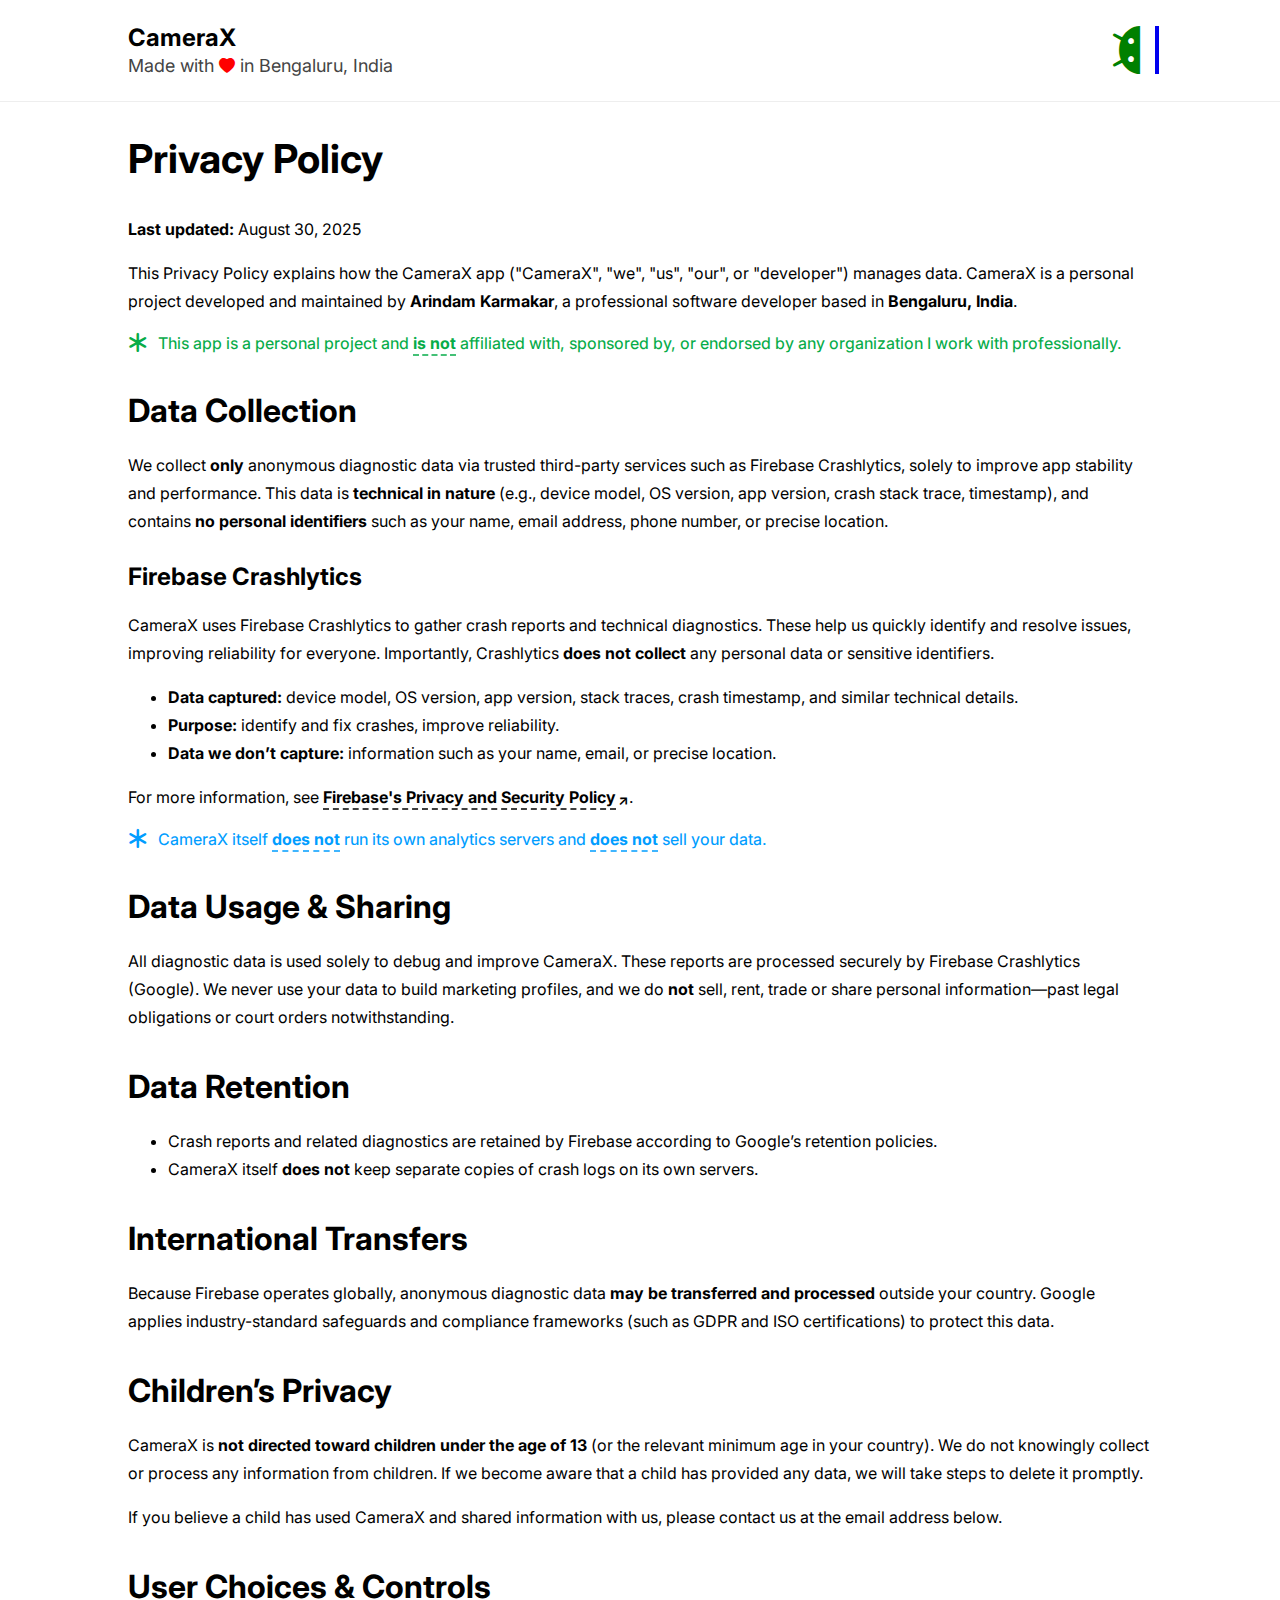
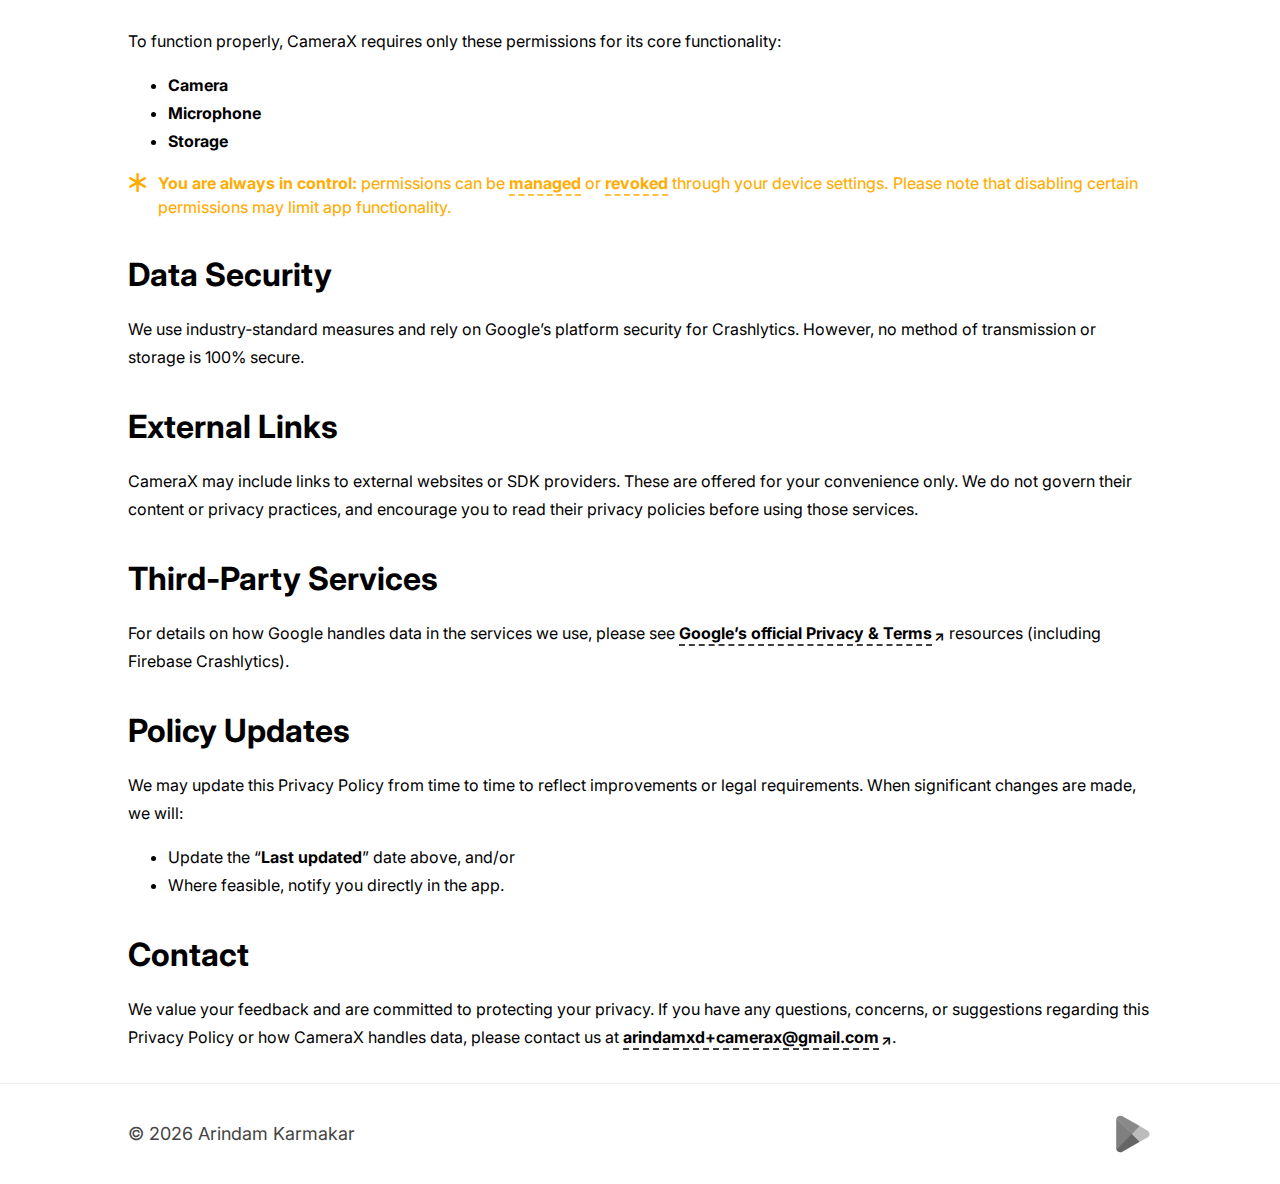
<file: apps/camerax/privacy-policy/index.html>
<!DOCTYPE html>
<html lang="en">

<head>
  <title>Privacy Policy for CameraX</title>
  <meta charset="utf-8">
  <meta http-equiv="X-UA-Compatible" content="IE=edge,chrome=1">
  <meta name="viewport" content="width=device-width, initial-scale=1">

  <link rel="stylesheet" type="text/css" href="/apps/assets/css/main.css">
  <link rel="shortcut icon" href="/assets/icon/favicon.ico" type="image/x-icon">
  <link rel="canonical" href="https://arindamxd.github.io/apps/camerax/privacy-policy/">

  <meta name="robots" content="noindex">

  <meta property="og:title" content="Privacy Policy for CameraX">
  <meta property="og:image" content="https://play-lh.googleusercontent.com/1kXSagM4769Hhjm8ndttW_W_0LhFM5SmkHer8MSXaqMghO8E1Nyqihf-DqUS6dsk2BM=w480-h960-rw">
  <meta property="og:image:width" content="1280">
  <meta property="og:image:height" content="720">
  <meta property="og:url" content="https://arindamxd.github.io/apps/camerax/privacy-policy/">
  <meta property="og:site_name" content="Arindam Karmakar">

  <script>
    const APP_NAME = "CameraX";
    const CONTACT_EMAIL = "arindamxd+camerax@gmail.com";
    const PLAY_PACKAGE = "com.arindam.camerax";
    const PLAY_ACCOUNT = "8427782270571014251";
    const PERMISSION_LIST = ["Camera", "Microphone", "Storage"];
    const LAST_UPDATED = "August 30, 2025";
  </script>
</head>

<body data-new-gr-c-s-check-loaded="14.1250.0" data-gr-ext-installed="">
  <div class="page">

    <div class="header">
      <div class="container header-bar">
        <div>
          <p class="header-title"><span class="app-name"></span></p>
          <p class="header-subtitle">Made with <span class="heart"></span> in Bengaluru, India</p>
        </div>
        <a class="developer-link" target="_blank" rel="noopener noreferrer"><span class="android-icon"></span></a>
      </div>
    </div>

    <div class="content-container">
      <div class="container">
        <div class="visible">

          <!-- Privacy Policy -->
          <h1>Privacy Policy</h1>
          <p><strong>Last updated:</strong> <span id="last-updated"></span></p>
          <p>This Privacy Policy explains how the <span class="app-name"></span> app ("<span class="app-name"></span>",
            "we", "us", "our", or "developer") manages data. <span class="app-name"></span> is a personal project
            developed and maintained by <strong>Arindam Karmakar</strong>, a professional software developer based in
            <strong>Bengaluru, India</strong>.
          </p>
          <p class="disclaimer-special">This app is a personal project and <span class="dashed-underline">is not</span>
            affiliated with, sponsored by, or endorsed by any organization I work with professionally.</p>

          <!-- Data Collection -->
          <h2>Data Collection</h2>
          <p>We collect <strong>only</strong> anonymous diagnostic data via trusted third-party services such as
            Firebase Crashlytics, solely to improve app stability and performance. This data is <strong>technical in
              nature</strong> (e.g., device model, OS version, app version, crash stack trace, timestamp), and contains
            <strong>no personal identifiers</strong> such as your name, email address, phone number, or precise
            location.
          </p>

          <h3>Firebase Crashlytics</h3>
          <p><span class="app-name"></span> uses Firebase Crashlytics to gather crash reports and technical diagnostics.
            These help us quickly identify and resolve issues, improving reliability for everyone. Importantly,
            Crashlytics <strong>does not collect</strong> any personal data or sensitive identifiers.</p>
          <ul>
            <li><strong>Data captured:</strong> device model, OS version, app version, stack traces, crash timestamp,
              and similar technical details.</li>
            <li><strong>Purpose:</strong> identify and fix crashes, improve reliability.</li>
            <li><strong>Data we don’t capture:</strong> information such as your name, email, or precise location.</li>
          </ul>
          <p>For more information, see <a href="https://firebase.google.com/support/privacy" target="_blank"
              rel="noopener noreferrer external"><span class="link-text">Firebase's Privacy and Security
                Policy</span></a>.</p>
          <p class="disclaimer-regular"><span class="app-name"></span> itself <span class="dashed-underline">does
              not</span> run its own analytics servers and <span class="dashed-underline">does not</span> sell your
            data.</p>

          <!-- Data Usage & Sharing -->
          <h2>Data Usage & Sharing</h2>
          <p>All diagnostic data is used solely to debug and improve <span class="app-name"></span>. These reports are
            processed securely by Firebase Crashlytics (Google). We never use your data to build marketing profiles, and
            we do <strong>not</strong> sell, rent, trade or share personal information—past legal obligations or court
            orders notwithstanding.</p>

          <!-- Data Retention -->
          <h2>Data Retention</h2>
          <ul>
            <li>Crash reports and related diagnostics are retained by Firebase according to Google’s retention policies.
            </li>
            <li><span class="app-name"></span> itself <strong>does not</strong> keep separate copies of crash logs on
              its own
              servers.</li>
          </ul>
          <h2>International Transfers</h2>
          <p>Because Firebase operates globally, anonymous diagnostic data <strong>may be transferred and
              processed</strong> outside your country. Google applies industry-standard safeguards and compliance
            frameworks (such as GDPR and ISO certifications) to protect this data.</p>

          <!-- Children’s Privacy -->
          <h2>Children’s Privacy</h2>
          <p><span class="app-name"></span> is <strong>not directed toward children under the age of 13</strong> (or the
            relevant minimum age in your country). We do not knowingly collect or process any information from children.
            If we become aware that a child has provided any data, we will take steps to delete it promptly.</p>
          <p>If you believe a child has used <span class="app-name"></span> and shared information with us, please
            contact us at the email address below.</p>

          <!-- User Choices & Controls -->
          <h2>User Choices & Controls</h2>
          <p id="permission-intro"><span class="app-name"></span> <strong>does not</strong> request any special
            permissions to operate.</p>
          <ul id="permission-list" class="hidden"></ul>
          <p id="permission-note" class="disclaimer-warning hidden" style="display: none;"><strong>You are always in
              control:</strong> permissions can be <span class="dashed-underline">managed</span> or <span
              class="dashed-underline">revoked</span> through your device settings. Please note that disabling certain
            permissions may limit app functionality.</p>

          <!-- Data Security -->
          <h2>Data Security</h2>
          <p>We use industry‑standard measures and rely on Google’s platform security for Crashlytics. However, no
            method of transmission or storage is 100% secure.</p>

          <!-- External Links -->
          <h2>External Links</h2>
          <p><span class="app-name"></span> may include links to external websites or SDK providers. These are offered
            for your convenience only. We do not govern their content or privacy practices, and encourage you to read
            their privacy policies before using those services.</p>

          <!-- Third-Party Services -->
          <h2>Third‑Party Services</h2>
          <p>For details on how Google handles data in the services we use, please see <a
              href="https://policies.google.com/privacy" target="_blank" rel="noopener noreferrer external"><span
                class="link-text">Google’s official Privacy & Terms</span></a> resources (including Firebase
            Crashlytics).</p>

          <!-- Policy Updates -->
          <h2>Policy Updates</h2>
          <p>We may update this Privacy Policy from time to time to reflect improvements or legal requirements. When
            significant changes are made, we will:</p>
          <ul>
            <li>Update the “<strong>Last updated</strong>” date above, and/or</li>
            <li>Where feasible, notify you directly in the app.</li>
          </ul>

          <!-- Contact -->
          <h2>Contact</h2>
          <p>We value your feedback and are committed to protecting your privacy. If you have any questions, concerns,
            or suggestions regarding this Privacy Policy or how <span class="app-name"></span> handles data, please
            contact us at <a class="contact-email" rel="external"><span class="link-text"></span></a>.</p>

        </div>
      </div>
    </div>

    <div class="footer">
      <div class="container footer-bar">
        <p class="footer-title"><span class="copyright"></span>&nbsp;<span id="year"></span>&nbsp;Arindam Karmakar</p>
        <p><a class="store-link" target="_blank" rel="noopener noreferrer"><span class="google-play-icon"></span></a>
        </p>
      </div>
    </div>

  </div>

  <script>
    // Replace all .app-name placeholders with APP_NAME
    document.querySelectorAll(".app-name").forEach(el => {
      el.textContent = APP_NAME;
    });

    // Replace all .contact-email placeholders with CONTACT_EMAIL
    document.querySelectorAll(".contact-email").forEach(el => {
      el.href = "mailto:" + CONTACT_EMAIL;
      const span = el.querySelector(".link-text");
      if (span) span.textContent = CONTACT_EMAIL;
    });

    // Update Play Store link
    document.querySelectorAll(".store-link").forEach(el => {
      el.href = "https://play.google.com/store/apps/details?id=" + PLAY_PACKAGE;
    });

    // Update Developer Link
    document.querySelectorAll(".developer-link").forEach(el => {
      el.href = "https://play.google.com/store/apps/dev?id=" + PLAY_ACCOUNT;
    });

    // Permission Elements
    const permissionIntro = document.getElementById("permission-intro");
    const permissionList = document.getElementById("permission-list");
    const permissionNote = document.getElementById("permission-note");

    // Permission Information Update
    if (PERMISSION_LIST.length) {
      permissionIntro.textContent = `To function properly, ${APP_NAME} requires only these permissions for its core functionality:`;
      permissionList.append(...PERMISSION_LIST.map(permission => {
        const li = document.createElement("li");
        li.innerHTML = `<strong>${permission}</strong>`;
        return li;
      }));
      permissionList.style.display = "block";
      permissionNote.style.display = "block";
    }

    // Update copyright year
    document.getElementById("year").textContent = new Date().getFullYear();

    // Update last updated date
    document.getElementById("last-updated").textContent = LAST_UPDATED;
  </script>

</body>

</html>
</file>
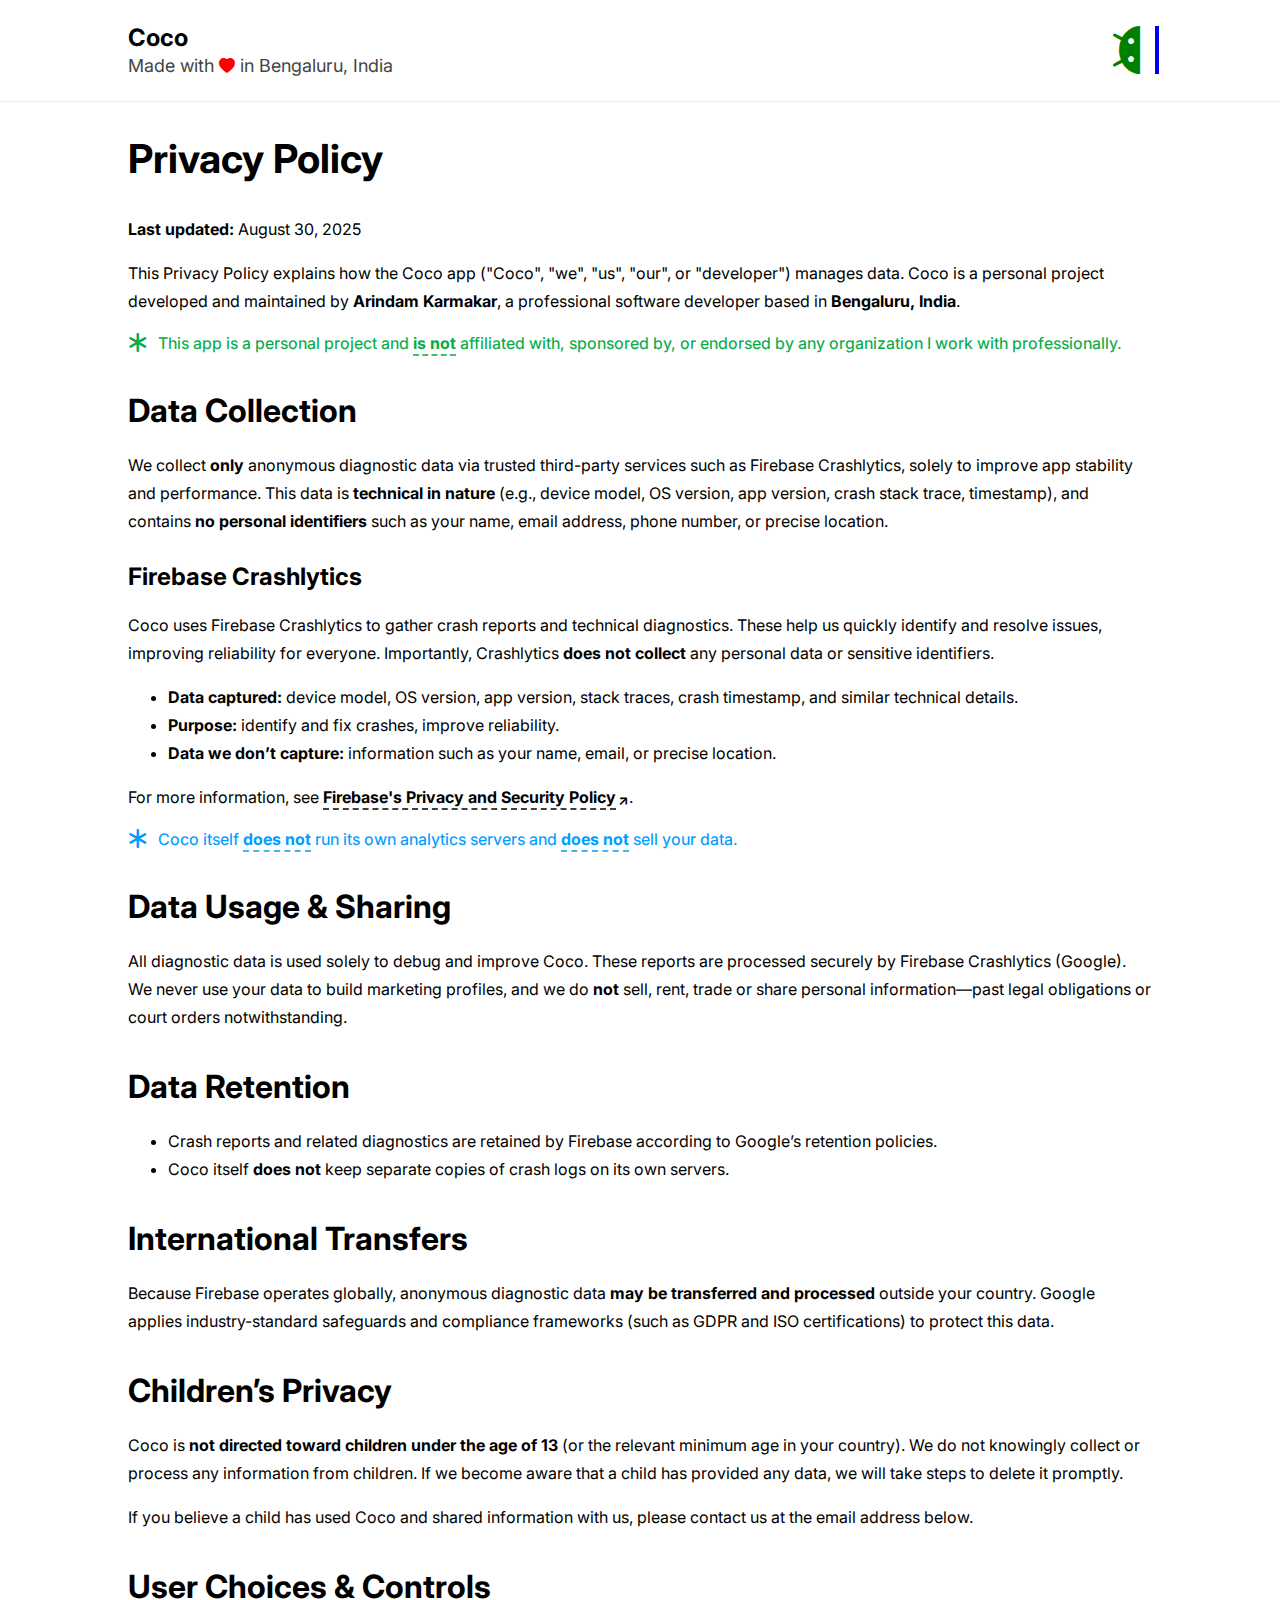
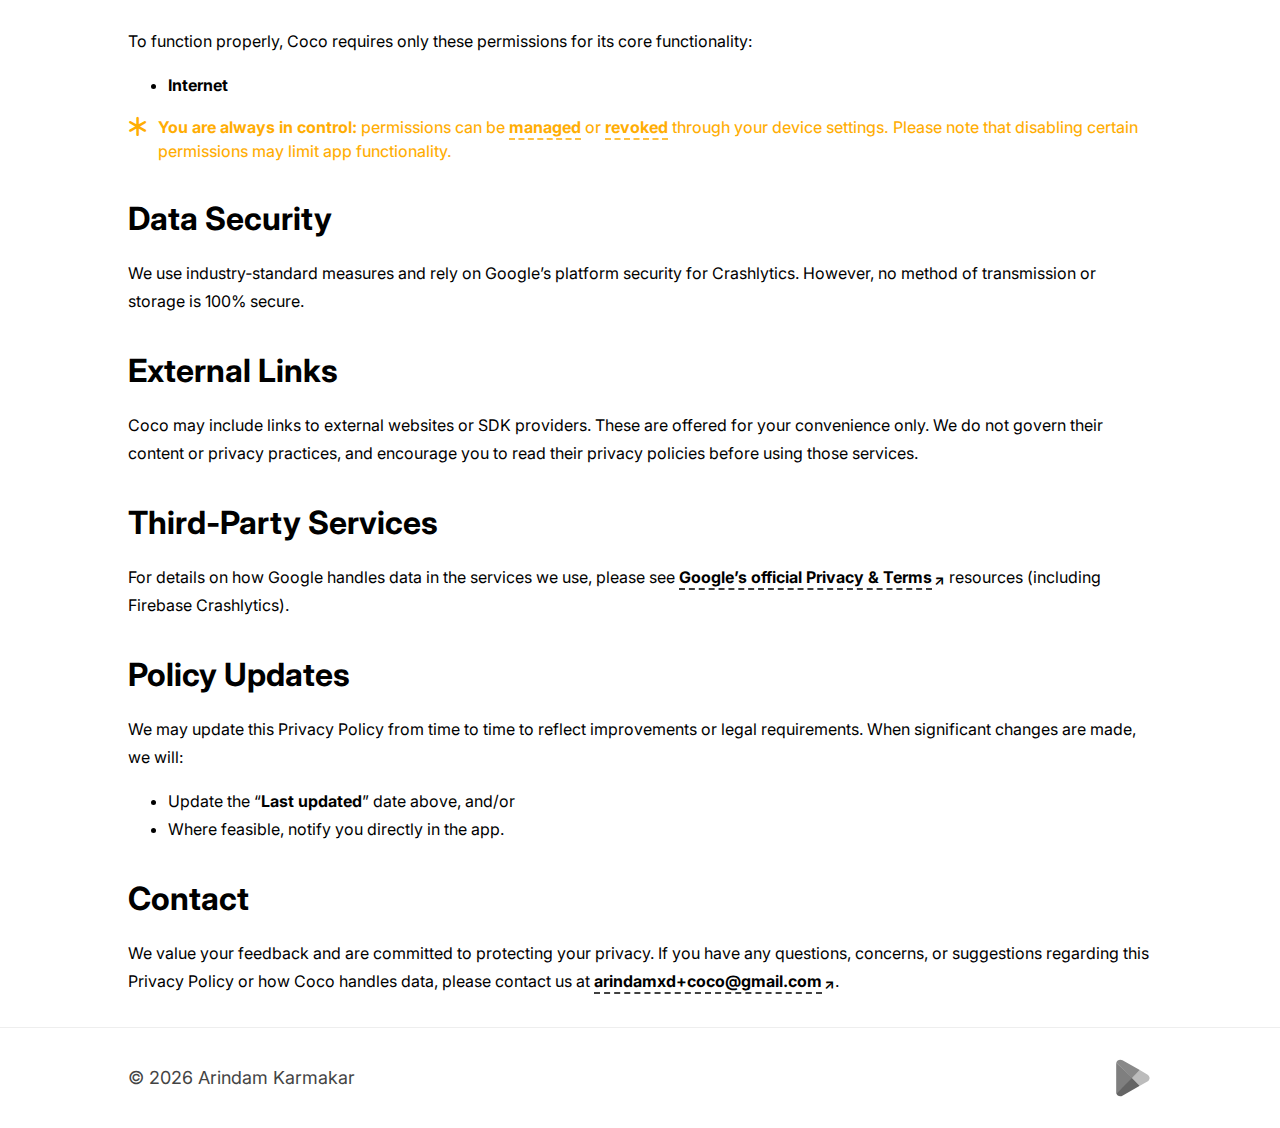
<file: apps/coco/privacy-policy/index.html>
<!DOCTYPE html>
<html lang="en">

<head>
  <title>Privacy Policy for Coco</title>
  <meta charset="utf-8">
  <meta http-equiv="X-UA-Compatible" content="IE=edge,chrome=1">
  <meta name="viewport" content="width=device-width, initial-scale=1">

  <link rel="stylesheet" type="text/css" href="/apps/assets/css/main.css">
  <link rel="shortcut icon" href="/assets/icon/favicon.ico" type="image/x-icon">
  <link rel="canonical" href="https://arindamxd.github.io/apps/coco/privacy-policy/">

  <meta name="robots" content="noindex">

  <meta property="og:title" content="Privacy Policy for Coco">
  <meta property="og:image" content="http://play-lh.googleusercontent.com/Xkj3lXP5qefsHAgIWBc_j5ZIN0V7rmsatAkbH1znuSxXB2o37OvzxCcrY5jL-9KjbuY=w480-h960-rw">
  <meta property="og:image:width" content="1280">
  <meta property="og:image:height" content="720">
  <meta property="og:url" content="https://arindamxd.github.io/apps/coco/privacy-policy/">
  <meta property="og:site_name" content="Arindam Karmakar">

  <script>
    const APP_NAME = "Coco";
    const CONTACT_EMAIL = "arindamxd+coco@gmail.com";
    const PLAY_PACKAGE = "io.arindam.coco";
    const PLAY_ACCOUNT = "8427782270571014251";
    const PERMISSION_LIST = ["Internet"];
    const LAST_UPDATED = "August 30, 2025";
  </script>
</head>

<body data-new-gr-c-s-check-loaded="14.1250.0" data-gr-ext-installed="">
  <div class="page">

    <div class="header">
      <div class="container header-bar">
        <div>
          <p class="header-title"><span class="app-name"></span></p>
          <p class="header-subtitle">Made with <span class="heart"></span> in Bengaluru, India</p>
        </div>
        <a class="developer-link" target="_blank" rel="noopener noreferrer"><span class="android-icon"></span></a>
      </div>
    </div>

    <div class="content-container">
      <div class="container">
        <div class="visible">

          <!-- Privacy Policy -->
          <h1>Privacy Policy</h1>
          <p><strong>Last updated:</strong> <span id="last-updated"></span></p>
          <p>This Privacy Policy explains how the <span class="app-name"></span> app ("<span class="app-name"></span>",
            "we", "us", "our", or "developer") manages data. <span class="app-name"></span> is a personal project
            developed and maintained by <strong>Arindam Karmakar</strong>, a professional software developer based in
            <strong>Bengaluru, India</strong>.
          </p>
          <p class="disclaimer-special">This app is a personal project and <span class="dashed-underline">is not</span>
            affiliated with, sponsored by, or endorsed by any organization I work with professionally.</p>

          <!-- Data Collection -->
          <h2>Data Collection</h2>
          <p>We collect <strong>only</strong> anonymous diagnostic data via trusted third-party services such as
            Firebase Crashlytics, solely to improve app stability and performance. This data is <strong>technical in
              nature</strong> (e.g., device model, OS version, app version, crash stack trace, timestamp), and contains
            <strong>no personal identifiers</strong> such as your name, email address, phone number, or precise
            location.
          </p>

          <h3>Firebase Crashlytics</h3>
          <p><span class="app-name"></span> uses Firebase Crashlytics to gather crash reports and technical diagnostics.
            These help us quickly identify and resolve issues, improving reliability for everyone. Importantly,
            Crashlytics <strong>does not collect</strong> any personal data or sensitive identifiers.</p>
          <ul>
            <li><strong>Data captured:</strong> device model, OS version, app version, stack traces, crash timestamp,
              and similar technical details.</li>
            <li><strong>Purpose:</strong> identify and fix crashes, improve reliability.</li>
            <li><strong>Data we don’t capture:</strong> information such as your name, email, or precise location.</li>
          </ul>
          <p>For more information, see <a href="https://firebase.google.com/support/privacy" target="_blank"
              rel="noopener noreferrer external"><span class="link-text">Firebase's Privacy and Security
                Policy</span></a>.</p>
          <p class="disclaimer-regular"><span class="app-name"></span> itself <span class="dashed-underline">does
              not</span> run its own analytics servers and <span class="dashed-underline">does not</span> sell your
            data.</p>

          <!-- Data Usage & Sharing -->
          <h2>Data Usage & Sharing</h2>
          <p>All diagnostic data is used solely to debug and improve <span class="app-name"></span>. These reports are
            processed securely by Firebase Crashlytics (Google). We never use your data to build marketing profiles, and
            we do <strong>not</strong> sell, rent, trade or share personal information—past legal obligations or court
            orders notwithstanding.</p>

          <!-- Data Retention -->
          <h2>Data Retention</h2>
          <ul>
            <li>Crash reports and related diagnostics are retained by Firebase according to Google’s retention policies.
            </li>
            <li><span class="app-name"></span> itself <strong>does not</strong> keep separate copies of crash logs on
              its own
              servers.</li>
          </ul>
          <h2>International Transfers</h2>
          <p>Because Firebase operates globally, anonymous diagnostic data <strong>may be transferred and
              processed</strong> outside your country. Google applies industry-standard safeguards and compliance
            frameworks (such as GDPR and ISO certifications) to protect this data.</p>

          <!-- Children’s Privacy -->
          <h2>Children’s Privacy</h2>
          <p><span class="app-name"></span> is <strong>not directed toward children under the age of 13</strong> (or the
            relevant minimum age in your country). We do not knowingly collect or process any information from children.
            If we become aware that a child has provided any data, we will take steps to delete it promptly.</p>
          <p>If you believe a child has used <span class="app-name"></span> and shared information with us, please
            contact us at the email address below.</p>

          <!-- User Choices & Controls -->
          <h2>User Choices & Controls</h2>
          <p id="permission-intro"><span class="app-name"></span> <strong>does not</strong> request any special
            permissions to operate.</p>
          <ul id="permission-list" class="hidden"></ul>
          <p id="permission-note" class="disclaimer-warning hidden" style="display: none;"><strong>You are always in
              control:</strong> permissions can be <span class="dashed-underline">managed</span> or <span
              class="dashed-underline">revoked</span> through your device settings. Please note that disabling certain
            permissions may limit app functionality.</p>

          <!-- Data Security -->
          <h2>Data Security</h2>
          <p>We use industry‑standard measures and rely on Google’s platform security for Crashlytics. However, no
            method of transmission or storage is 100% secure.</p>

          <!-- External Links -->
          <h2>External Links</h2>
          <p><span class="app-name"></span> may include links to external websites or SDK providers. These are offered
            for your convenience only. We do not govern their content or privacy practices, and encourage you to read
            their privacy policies before using those services.</p>

          <!-- Third-Party Services -->
          <h2>Third‑Party Services</h2>
          <p>For details on how Google handles data in the services we use, please see <a
              href="https://policies.google.com/privacy" target="_blank" rel="noopener noreferrer external"><span
                class="link-text">Google’s official Privacy & Terms</span></a> resources (including Firebase
            Crashlytics).</p>

          <!-- Policy Updates -->
          <h2>Policy Updates</h2>
          <p>We may update this Privacy Policy from time to time to reflect improvements or legal requirements. When
            significant changes are made, we will:</p>
          <ul>
            <li>Update the “<strong>Last updated</strong>” date above, and/or</li>
            <li>Where feasible, notify you directly in the app.</li>
          </ul>

          <!-- Contact -->
          <h2>Contact</h2>
          <p>We value your feedback and are committed to protecting your privacy. If you have any questions, concerns,
            or suggestions regarding this Privacy Policy or how <span class="app-name"></span> handles data, please
            contact us at <a class="contact-email" rel="external"><span class="link-text"></span></a>.</p>

        </div>
      </div>
    </div>

    <div class="footer">
      <div class="container footer-bar">
        <p class="footer-title"><span class="copyright"></span>&nbsp;<span id="year"></span>&nbsp;Arindam Karmakar</p>
        <p><a class="store-link" target="_blank" rel="noopener noreferrer"><span class="google-play-icon"></span></a>
        </p>
      </div>
    </div>

  </div>

  <script>
    // Replace all .app-name placeholders with APP_NAME
    document.querySelectorAll(".app-name").forEach(el => {
      el.textContent = APP_NAME;
    });

    // Replace all .contact-email placeholders with CONTACT_EMAIL
    document.querySelectorAll(".contact-email").forEach(el => {
      el.href = "mailto:" + CONTACT_EMAIL;
      const span = el.querySelector(".link-text");
      if (span) span.textContent = CONTACT_EMAIL;
    });

    // Update Play Store link
    document.querySelectorAll(".store-link").forEach(el => {
      el.href = "https://play.google.com/store/apps/details?id=" + PLAY_PACKAGE;
    });

    // Update Developer Link
    document.querySelectorAll(".developer-link").forEach(el => {
      el.href = "https://play.google.com/store/apps/dev?id=" + PLAY_ACCOUNT;
    });

    // Permission Elements
    const permissionIntro = document.getElementById("permission-intro");
    const permissionList = document.getElementById("permission-list");
    const permissionNote = document.getElementById("permission-note");

    // Permission Information Update
    if (PERMISSION_LIST.length) {
      permissionIntro.textContent = `To function properly, ${APP_NAME} requires only these permissions for its core functionality:`;
      permissionList.append(...PERMISSION_LIST.map(permission => {
        const li = document.createElement("li");
        li.innerHTML = `<strong>${permission}</strong>`;
        return li;
      }));
      permissionList.style.display = "block";
      permissionNote.style.display = "block";
    }

    // Update copyright year
    document.getElementById("year").textContent = new Date().getFullYear();

    // Update last updated date
    document.getElementById("last-updated").textContent = LAST_UPDATED;
  </script>

</body>

</html>
</file>
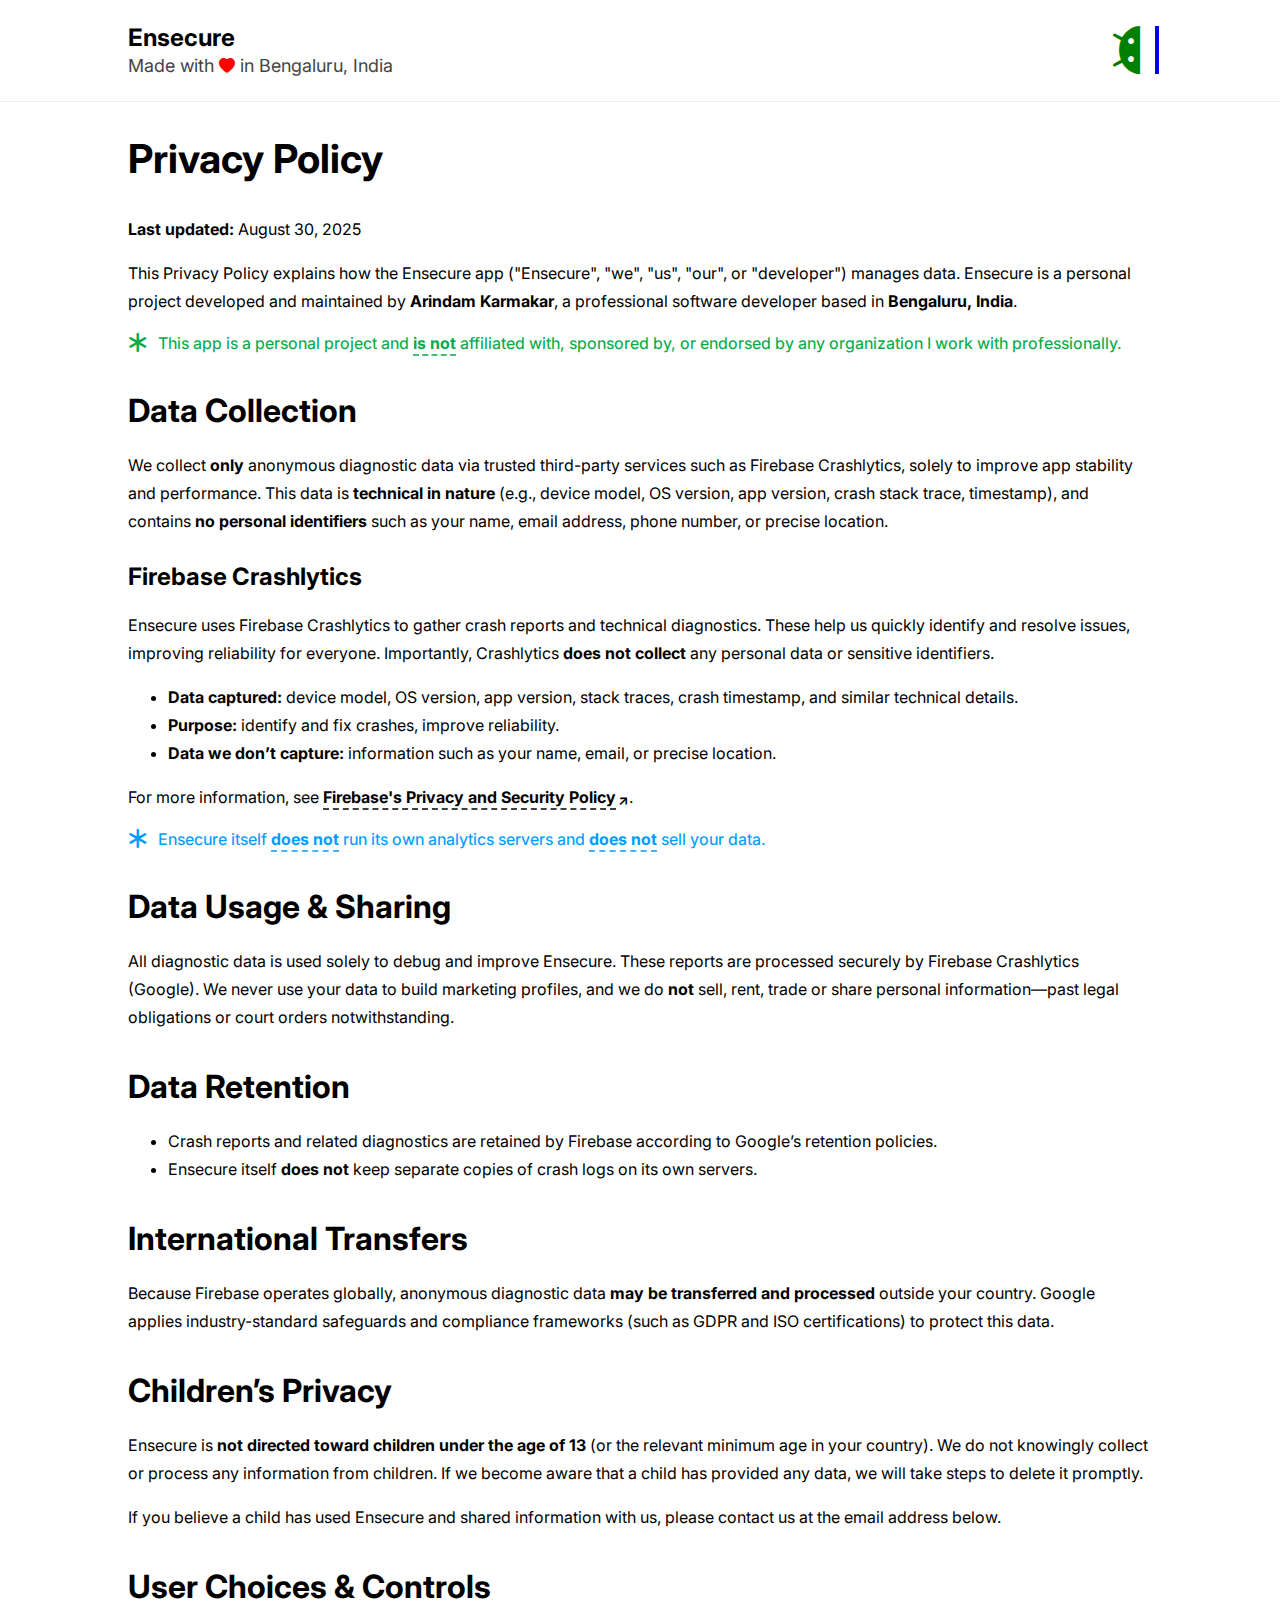
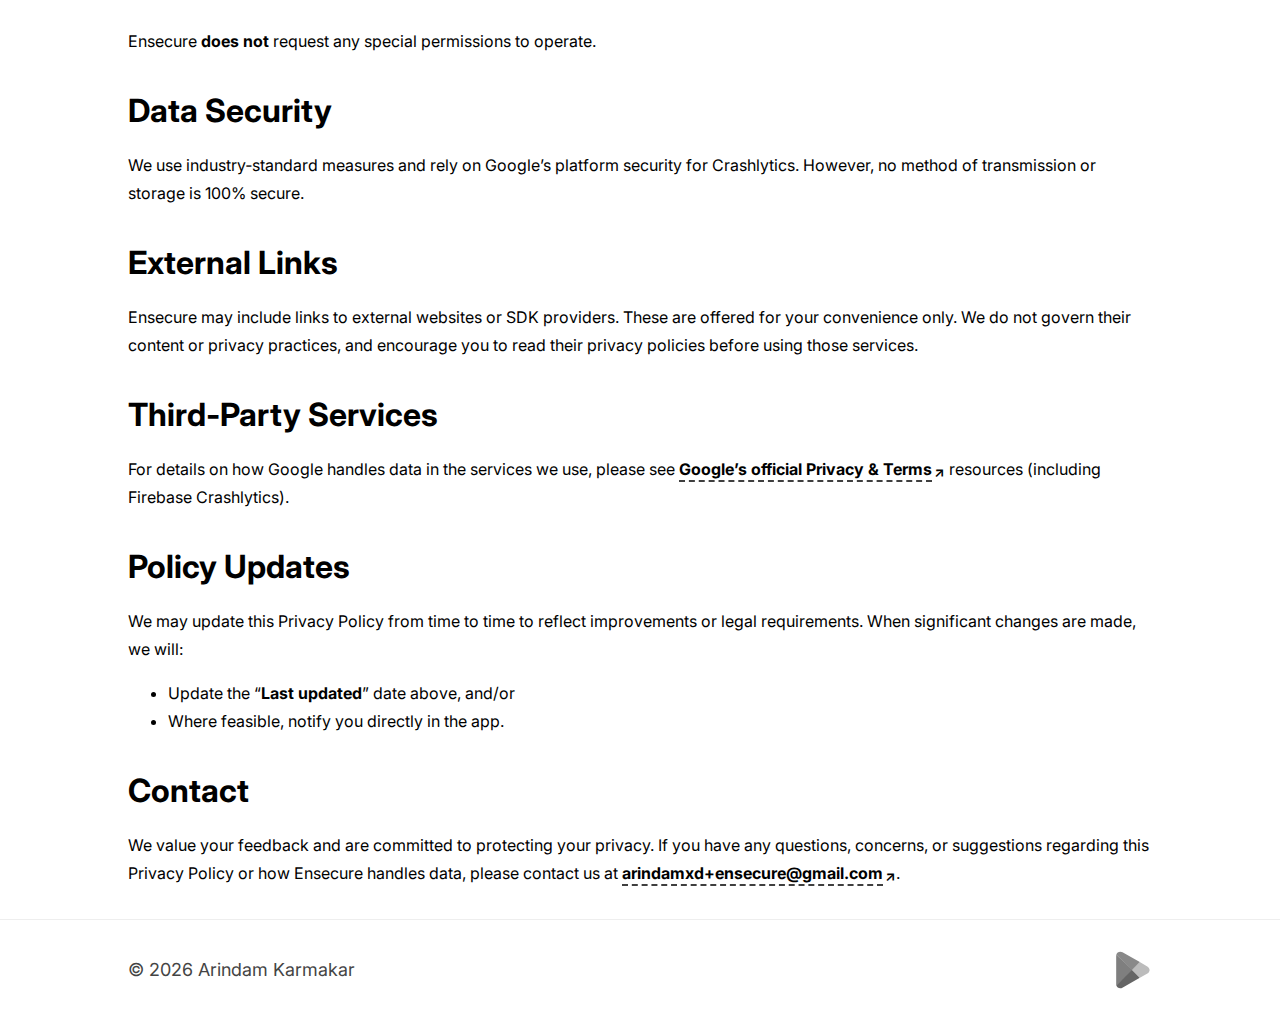
<file: apps/ensecure/privacy-policy/index.html>
<!DOCTYPE html>
<html lang="en">

<head>
  <title>Privacy Policy for Ensecure</title>
  <meta charset="utf-8">
  <meta http-equiv="X-UA-Compatible" content="IE=edge,chrome=1">
  <meta name="viewport" content="width=device-width, initial-scale=1">

  <link rel="stylesheet" type="text/css" href="/apps/assets/css/main.css">
  <link rel="shortcut icon" href="/assets/icon/favicon.ico" type="image/x-icon">
  <link rel="canonical" href="https://arindamxd.github.io/apps/ensecure/privacy-policy/">

  <meta name="robots" content="noindex">

  <meta property="og:title" content="Privacy Policy for Ensecure">
  <meta property="og:image" content="https://play-lh.googleusercontent.com/Fw_C84pMKcBMyZGAam76dAXn5WGZC7feEO7zQKJQ60p3GR6PHG0BIcT2dqnOQqLuK14=w480-h960-rw">
  <meta property="og:image:width" content="1280">
  <meta property="og:image:height" content="720">
  <meta property="og:url" content="https://arindamxd.github.io/apps/ensecure/privacy-policy/">
  <meta property="og:site_name" content="Arindam Karmakar">

  <script>
    const APP_NAME = "Ensecure";
    const CONTACT_EMAIL = "arindamxd+ensecure@gmail.com";
    const PLAY_PACKAGE = "com.ensecure";
    const PLAY_ACCOUNT = "8427782270571014251";
    const PERMISSION_LIST = [];
    const LAST_UPDATED = "August 30, 2025";
  </script>
</head>

<body data-new-gr-c-s-check-loaded="14.1250.0" data-gr-ext-installed="">
  <div class="page">

    <div class="header">
      <div class="container header-bar">
        <div>
          <p class="header-title"><span class="app-name"></span></p>
          <p class="header-subtitle">Made with <span class="heart"></span> in Bengaluru, India</p>
        </div>
        <a class="developer-link" target="_blank" rel="noopener noreferrer"><span class="android-icon"></span></a>
      </div>
    </div>

    <div class="content-container">
      <div class="container">
        <div class="visible">

          <!-- Privacy Policy -->
          <h1>Privacy Policy</h1>
          <p><strong>Last updated:</strong> <span id="last-updated"></span></p>
          <p>This Privacy Policy explains how the <span class="app-name"></span> app ("<span class="app-name"></span>",
            "we", "us", "our", or "developer") manages data. <span class="app-name"></span> is a personal project
            developed and maintained by <strong>Arindam Karmakar</strong>, a professional software developer based in
            <strong>Bengaluru, India</strong>.
          </p>
          <p class="disclaimer-special">This app is a personal project and <span class="dashed-underline">is not</span>
            affiliated with, sponsored by, or endorsed by any organization I work with professionally.</p>

          <!-- Data Collection -->
          <h2>Data Collection</h2>
          <p>We collect <strong>only</strong> anonymous diagnostic data via trusted third-party services such as
            Firebase Crashlytics, solely to improve app stability and performance. This data is <strong>technical in
              nature</strong> (e.g., device model, OS version, app version, crash stack trace, timestamp), and contains
            <strong>no personal identifiers</strong> such as your name, email address, phone number, or precise
            location.
          </p>

          <h3>Firebase Crashlytics</h3>
          <p><span class="app-name"></span> uses Firebase Crashlytics to gather crash reports and technical diagnostics.
            These help us quickly identify and resolve issues, improving reliability for everyone. Importantly,
            Crashlytics <strong>does not collect</strong> any personal data or sensitive identifiers.</p>
          <ul>
            <li><strong>Data captured:</strong> device model, OS version, app version, stack traces, crash timestamp,
              and similar technical details.</li>
            <li><strong>Purpose:</strong> identify and fix crashes, improve reliability.</li>
            <li><strong>Data we don’t capture:</strong> information such as your name, email, or precise location.</li>
          </ul>
          <p>For more information, see <a href="https://firebase.google.com/support/privacy" target="_blank"
              rel="noopener noreferrer external"><span class="link-text">Firebase's Privacy and Security
                Policy</span></a>.</p>
          <p class="disclaimer-regular"><span class="app-name"></span> itself <span class="dashed-underline">does
              not</span> run its own analytics servers and <span class="dashed-underline">does not</span> sell your
            data.</p>

          <!-- Data Usage & Sharing -->
          <h2>Data Usage & Sharing</h2>
          <p>All diagnostic data is used solely to debug and improve <span class="app-name"></span>. These reports are
            processed securely by Firebase Crashlytics (Google). We never use your data to build marketing profiles, and
            we do <strong>not</strong> sell, rent, trade or share personal information—past legal obligations or court
            orders notwithstanding.</p>

          <!-- Data Retention -->
          <h2>Data Retention</h2>
          <ul>
            <li>Crash reports and related diagnostics are retained by Firebase according to Google’s retention policies.
            </li>
            <li><span class="app-name"></span> itself <strong>does not</strong> keep separate copies of crash logs on
              its own
              servers.</li>
          </ul>
          <h2>International Transfers</h2>
          <p>Because Firebase operates globally, anonymous diagnostic data <strong>may be transferred and
              processed</strong> outside your country. Google applies industry-standard safeguards and compliance
            frameworks (such as GDPR and ISO certifications) to protect this data.</p>

          <!-- Children’s Privacy -->
          <h2>Children’s Privacy</h2>
          <p><span class="app-name"></span> is <strong>not directed toward children under the age of 13</strong> (or the
            relevant minimum age in your country). We do not knowingly collect or process any information from children.
            If we become aware that a child has provided any data, we will take steps to delete it promptly.</p>
          <p>If you believe a child has used <span class="app-name"></span> and shared information with us, please
            contact us at the email address below.</p>

          <!-- User Choices & Controls -->
          <h2>User Choices & Controls</h2>
          <p id="permission-intro"><span class="app-name"></span> <strong>does not</strong> request any special
            permissions to operate.</p>
          <ul id="permission-list" class="hidden"></ul>
          <p id="permission-note" class="disclaimer-warning hidden" style="display: none;"><strong>You are always in
              control:</strong> permissions can be <span class="dashed-underline">managed</span> or <span
              class="dashed-underline">revoked</span> through your device settings. Please note that disabling certain
            permissions may limit app functionality.</p>

          <!-- Data Security -->
          <h2>Data Security</h2>
          <p>We use industry‑standard measures and rely on Google’s platform security for Crashlytics. However, no
            method of transmission or storage is 100% secure.</p>

          <!-- External Links -->
          <h2>External Links</h2>
          <p><span class="app-name"></span> may include links to external websites or SDK providers. These are offered
            for your convenience only. We do not govern their content or privacy practices, and encourage you to read
            their privacy policies before using those services.</p>

          <!-- Third-Party Services -->
          <h2>Third‑Party Services</h2>
          <p>For details on how Google handles data in the services we use, please see <a
              href="https://policies.google.com/privacy" target="_blank" rel="noopener noreferrer external"><span
                class="link-text">Google’s official Privacy & Terms</span></a> resources (including Firebase
            Crashlytics).</p>

          <!-- Policy Updates -->
          <h2>Policy Updates</h2>
          <p>We may update this Privacy Policy from time to time to reflect improvements or legal requirements. When
            significant changes are made, we will:</p>
          <ul>
            <li>Update the “<strong>Last updated</strong>” date above, and/or</li>
            <li>Where feasible, notify you directly in the app.</li>
          </ul>

          <!-- Contact -->
          <h2>Contact</h2>
          <p>We value your feedback and are committed to protecting your privacy. If you have any questions, concerns,
            or suggestions regarding this Privacy Policy or how <span class="app-name"></span> handles data, please
            contact us at <a class="contact-email" rel="external"><span class="link-text"></span></a>.</p>

        </div>
      </div>
    </div>

    <div class="footer">
      <div class="container footer-bar">
        <p class="footer-title"><span class="copyright"></span>&nbsp;<span id="year"></span>&nbsp;Arindam Karmakar</p>
        <p><a class="store-link" target="_blank" rel="noopener noreferrer"><span class="google-play-icon"></span></a>
        </p>
      </div>
    </div>

  </div>

  <script>
    // Replace all .app-name placeholders with APP_NAME
    document.querySelectorAll(".app-name").forEach(el => {
      el.textContent = APP_NAME;
    });

    // Replace all .contact-email placeholders with CONTACT_EMAIL
    document.querySelectorAll(".contact-email").forEach(el => {
      el.href = "mailto:" + CONTACT_EMAIL;
      const span = el.querySelector(".link-text");
      if (span) span.textContent = CONTACT_EMAIL;
    });

    // Update Play Store link
    document.querySelectorAll(".store-link").forEach(el => {
      el.href = "https://play.google.com/store/apps/details?id=" + PLAY_PACKAGE;
    });

    // Update Developer Link
    document.querySelectorAll(".developer-link").forEach(el => {
      el.href = "https://play.google.com/store/apps/dev?id=" + PLAY_ACCOUNT;
    });

    // Permission Elements
    const permissionIntro = document.getElementById("permission-intro");
    const permissionList = document.getElementById("permission-list");
    const permissionNote = document.getElementById("permission-note");

    // Permission Information Update
    if (PERMISSION_LIST.length) {
      permissionIntro.textContent = `To function properly, ${APP_NAME} requires only these permissions for its core functionality:`;
      permissionList.append(...PERMISSION_LIST.map(permission => {
        const li = document.createElement("li");
        li.innerHTML = `<strong>${permission}</strong>`;
        return li;
      }));
      permissionList.style.display = "block";
      permissionNote.style.display = "block";
    }

    // Update copyright year
    document.getElementById("year").textContent = new Date().getFullYear();

    // Update last updated date
    document.getElementById("last-updated").textContent = LAST_UPDATED;
  </script>

</body>

</html>
</file>
<file: apps/assets/css/main.css>
@import url("https://fonts.googleapis.com/css2?family=Inter:wght@400;500;600;700&display=swap");
@import url("https://cdn.jsdelivr.net/npm/bootstrap-icons@1.13.1/font/bootstrap-icons.min.css");

/*
	Privacy Policy by Arindam Karmakar
    © 2025 Arindam Karmakar. All rights reserved.
*/

body {
    background: #fff;
    color: #000;
    font-family: 'Inter', -apple-system, BlinkMacSystemFont, "Segoe UI", Roboto, Oxygen, Ubuntu, Cantarell, "Helvetica Neue", Arial, sans-serif;
    font-size: 16px;
    line-height: 28px;
    margin: 0
}

h1 {
    font-size: 40px;
    line-height: 60px
}

h1,
h2 {
    font-weight: 700;
}

h2 {
    font-size: 32px;
    line-height: 48px;
    margin-top: 1em;
    margin-bottom: 0em;
}

h3 {
    font-size: 24px;
    line-height: 36px;
    margin-top: 1em;
    margin-bottom: 0em;
}

h3,
h4 {
    font-weight: 700
}

h4 {
    font-size: 20px;
    line-height: 30px
}

h5 {
    font-size: 16px
}

h5,
h6 {
    line-height: 24px;
    font-weight: 700
}

h6 {
    font-size: cacl(16px)
}

a[rel~="external"] {
    cursor: pointer;
    transition: color 0.2s ease-in-out;
    display: inline-flex;
    align-items: center;
    color: #000;
    font-weight: bold;
    text-decoration: none;
}

a[rel~="external"] .link-text {
    text-decoration-line: underline;
    text-decoration-style: dashed;
    text-underline-offset: 5px;
    font-weight: bold;
}

a[rel~="external"]::after {
    content: "↗";
    font-size: 0.85em;
    pointer-events: none;
    user-select: none;
    line-height: 1;
    position: relative;
    top: 3px;
    margin-left: 2px;
    font-weight: bold;
}

a[rel~="external"]:hover {
    color: #1a73e8;
}

a[rel~="footer"] {
    text-decoration: none;
    cursor: pointer;
    transition: color 0.2s ease-in-out;
    display: inline-flex;
    align-items: center;
    color: #444;
}

a[rel~="footer"]::after {
    content: "↗";
    font-size: 0.85em;
    pointer-events: none;
    user-select: none;
    text-decoration: none;
    line-height: 1;
    position: relative;
    top: 2px;
    margin-left: 2px;
}

a[rel~="footer"]:hover {
    color: #1a73e8;
}

.visible {
    display: block
}

.hidden {
    display: none
}

.page {
    width: 100%
}

.container {
    position: relative;
    width: 90%;
    max-width: 1024px;
    margin: 0 auto
}

.header {
    border-bottom: 1px solid #eee;
    padding: 21px 0;
}

/* Flexbox for header content */
.header-bar {
    display: flex;
    justify-content: space-between;
    align-items: center;
}

.header-title {
    font-size: 24px;
    line-height: 24px;
    font-weight: 700;
    margin: 0.2em 0 0 0;
    color: #000;
}

.header-subtitle {
    font-size: 18px;
    line-height: 28px;
    font-weight: 400;
    margin: 0;
    color: #444;
}

.footer {
    border-top: 1px solid #eee;
    padding: 18px 0;
    margin: 32px 0 0;
}

.footer-title {
    font-size: 18px;
    color: #444;
}

.footer-bar {
    display: flex;
    justify-content: space-between;
    padding: inherit;
}

.footer-bar p {
    margin: 0;
    display: flex;
    align-items: center;
}

.translations-list-container {
    color: #000;
    padding-bottom: 8px;
    margin: 0 0 16px
}

.translations-list-container .translations-list {
    margin: 0;
    padding: 0;
    list-style: none
}

.translations-list-container .translations-list .translations-list-item {
    display: inline-block;
    padding: 0;
    margin: 0 8px 8px 0;
    color: #fff
}

.translations-list-container .translations-list .translations-list-item a {
    display: inline-block;
    padding: 4px 8px
}

.translations-list-container .translations-list .translations-list-item a.active {
    color: #fff;
    background: #334055
}

.translations-content-container {
    padding-top: 8px;
}

/* Regular disclaimer */
.disclaimer-regular {
    color: #009dff;
    font-weight: 450;
    position: relative;
    padding-left: 30px;
    line-height: 1.5;
}

/* Add Bootstrap icon before text */
.disclaimer-regular::before {
    font-family: "bootstrap-icons";
    content: "\F151";
    font-size: 1.2rem;
    color: #009dff;
    position: absolute;
    left: 0;
    top: -0.1em;
}

/* Special disclaimer */
.disclaimer-special {
    color: #07ac49;
    font-weight: 450;
    position: relative;
    padding-left: 30px;
    line-height: 1.5;
}

/* Add Bootstrap icon before text */
.disclaimer-special::before {
    font-family: "bootstrap-icons";
    content: "\F151";
    font-size: 1.2rem;
    color: #07ac49;
    position: absolute;
    left: 0;
    top: -0.1em;
}

/* Warning disclaimer */
.disclaimer-warning {
    color: #ffad03;
    font-weight: 450;
    position: relative;
    padding-left: 30px;
    line-height: 1.5;
}

/* Add Bootstrap icon before text */
.disclaimer-warning::before {
    font-family: "bootstrap-icons";
    content: "\F151";
    font-size: 1.2rem;
    color: #ffad03;
    position: absolute;
    left: 0;
    top: -0.1em;
}

/* Dashed underline */
.dashed-underline {
    text-decoration-line: underline;
    text-decoration-style: dashed;
    text-underline-offset: 5px;
    font-weight: bold;
}

.heart {
    display: inline-flex;
    align-items: center;
}

.heart::before {
    font-family: "bootstrap-icons";
    content: "\F415";
    font-size: 1rem;
    color: red;
    position: relative;
    top: 0.15em;
}

.copyright::before {
    content: "©";
}

.google-play-icon {
    margin: -8px 0;
    display: inline-block;
    width: 40px;
    height: 40px;
    background: url('../assets/icons/google-play.svg') no-repeat center center;
    background-size: contain;
}

.store-link {
    display: inline-flex;
}

.store-link .google-play-icon {
    filter: grayscale(100%);
    transition: filter 0.2s ease-in-out;
}

.store-link:hover .google-play-icon {
    filter: none;
}

.android-icon {
    display: flex;
}

.android-icon::before {
    font-family: "bootstrap-icons";
    content: "\F7D0";
    color: green;
    transform: rotate(270deg);
    font-size: 3rem;
    margin-right: -10dp;
}
</file>
